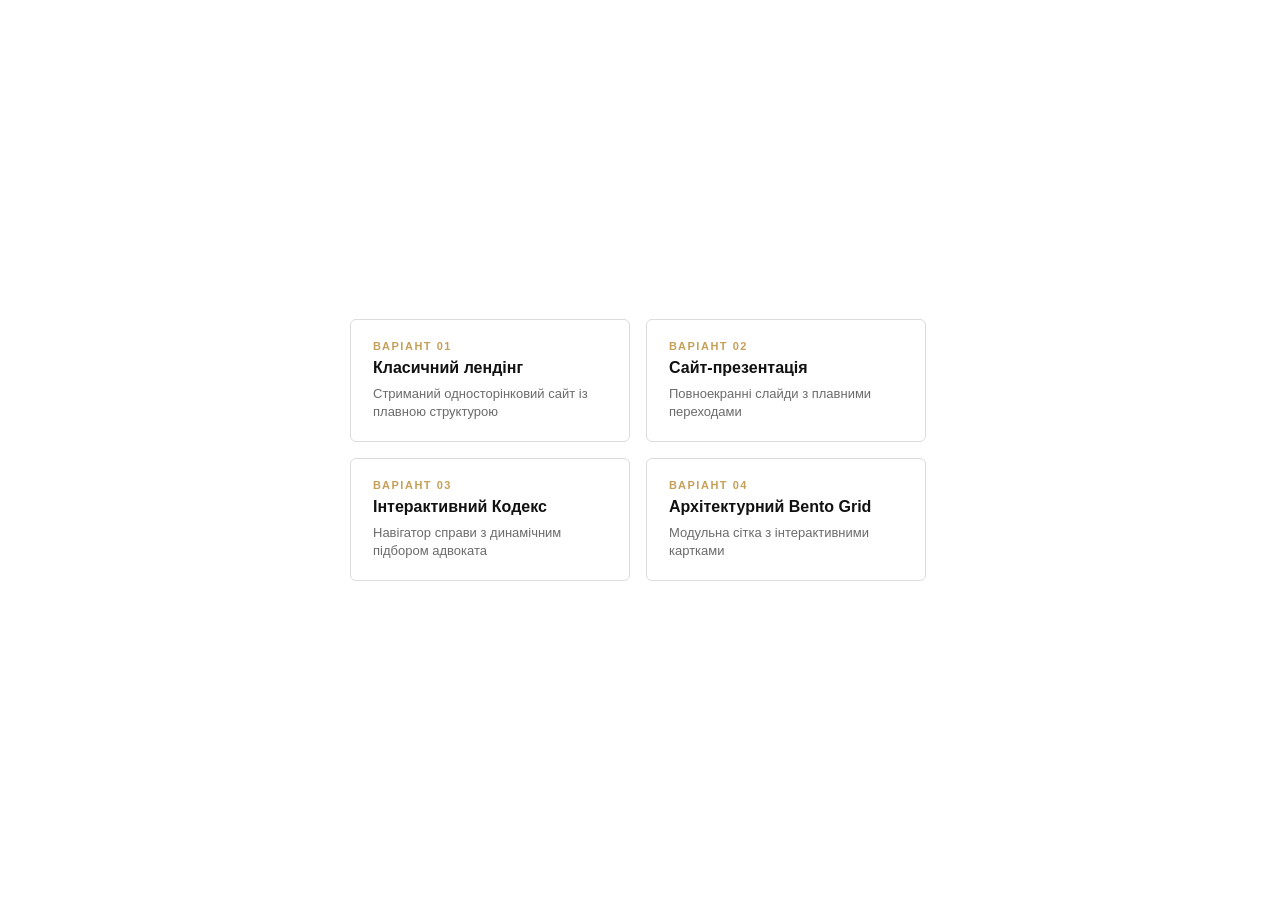
<file: index.html>
<!DOCTYPE html>
<html lang="uk">
<head>
  <meta charset="UTF-8">
  <meta name="viewport" content="width=device-width, initial-scale=1.0">
  <title>Адвокати Лейб’юк — Вибір варіанту сайту</title>
  <style>
    *, *::before, *::after {
      box-sizing: border-box;
      margin: 0;
      padding: 0;
    }

    html, body {
      height: 100%;
      width: 100%;
      background-color: #FFFFFF;
      color: #111111;
      font-family: -apple-system, BlinkMacSystemFont, "Segoe UI", Roboto, Inter, sans-serif;
      -webkit-font-smoothing: antialiased;
    }

    body.demo-open {
      overflow: hidden;
    }

    .hub {
      min-height: 100%;
      display: flex;
      align-items: center;
      justify-content: center;
      padding: 24px;
    }

    .hub-grid {
      display: grid;
      grid-template-columns: repeat(2, minmax(220px, 280px));
      gap: 16px;
      width: 100%;
      max-width: 580px;
    }

    .demo-btn {
      appearance: none;
      background: #FFFFFF;
      color: #111111;
      border: 1px solid #DCDCDC;
      border-radius: 6px;
      padding: 20px 22px;
      text-align: left;
      cursor: pointer;
      display: flex;
      flex-direction: column;
      gap: 6px;
      transition: border-color 0.2s ease, background-color 0.2s ease, transform 0.2s ease, box-shadow 0.2s ease;
    }

    .demo-btn:hover {
      border-color: #C5A059;
      background-color: #FAF7F2;
      transform: translateY(-2px);
      box-shadow: 0 8px 24px rgba(17, 17, 17, 0.06);
    }

    .demo-btn:focus-visible {
      outline: 2px solid #C5A059;
      outline-offset: 2px;
    }

    .demo-num {
      font-size: 11px;
      letter-spacing: 0.14em;
      text-transform: uppercase;
      color: #C5A059;
      font-weight: 600;
    }

    .demo-title {
      font-size: 16px;
      font-weight: 600;
      color: #111111;
      line-height: 1.3;
    }

    .demo-desc {
      font-size: 13px;
      color: #6B6B6B;
      line-height: 1.4;
    }

    #demo-frame {
      position: fixed;
      inset: 0;
      width: 100%;
      height: 100%;
      border: 0;
      display: none;
      background: #FAF7F2;
      z-index: 1000;
    }

    #demo-frame.active {
      display: block;
    }

    @media (max-width: 540px) {
      .hub-grid {
        grid-template-columns: 1fr;
        max-width: 340px;
      }
    }
  </style>
</head>
<body>
  <main class="hub" id="hub">
    <div class="hub-grid" role="group" aria-label="Вибір варіанту сайту-візитівки">
      <button type="button" class="demo-btn" data-src="demo-1/index.html">
        <span class="demo-num">Варіант 01</span>
        <span class="demo-title">Класичний лендінг</span>
        <span class="demo-desc">Стриманий односторінковий сайт із плавною структурою</span>
      </button>
      <button type="button" class="demo-btn" data-src="demo-2/index.html">
        <span class="demo-num">Варіант 02</span>
        <span class="demo-title">Сайт-презентація</span>
        <span class="demo-desc">Повноекранні слайди з плавними переходами</span>
      </button>
      <button type="button" class="demo-btn" data-src="demo-3/index.html">
        <span class="demo-num">Варіант 03</span>
        <span class="demo-title">Інтерактивний Кодекс</span>
        <span class="demo-desc">Навігатор справи з динамічним підбором адвоката</span>
      </button>
      <button type="button" class="demo-btn" data-src="demo-4/index.html">
        <span class="demo-num">Варіант 04</span>
        <span class="demo-title">Архітектурний Bento Grid</span>
        <span class="demo-desc">Модульна сітка з інтерактивними картками</span>
      </button>
    </div>
  </main>

  <iframe id="demo-frame" title="Перегляд демо-сайту"></iframe>

  <script>
    (function () {
      const frame = document.getElementById('demo-frame');
      const buttons = document.querySelectorAll('.demo-btn');

      function openDemo(src) {
        frame.src = src;
        frame.classList.add('active');
        document.body.classList.add('demo-open');
      }

      function closeDemo() {
        frame.classList.remove('active');
        frame.removeAttribute('src');
        document.body.classList.remove('demo-open');
      }

      window.closeDemo = closeDemo;

      buttons.forEach(function (btn) {
        btn.addEventListener('click', function () {
          openDemo(btn.getAttribute('data-src'));
        });
      });

      window.addEventListener('message', function (event) {
        if (event.data === 'EXIT_DEMO' || (event.data && event.data.type === 'EXIT_DEMO')) {
          closeDemo();
        }
      });

      window.addEventListener('keydown', function (event) {
        if (event.key === 'Escape' && frame.classList.contains('active')) {
          closeDemo();
        }
      });
    })();
  </script>
</body>
</html>
</file>
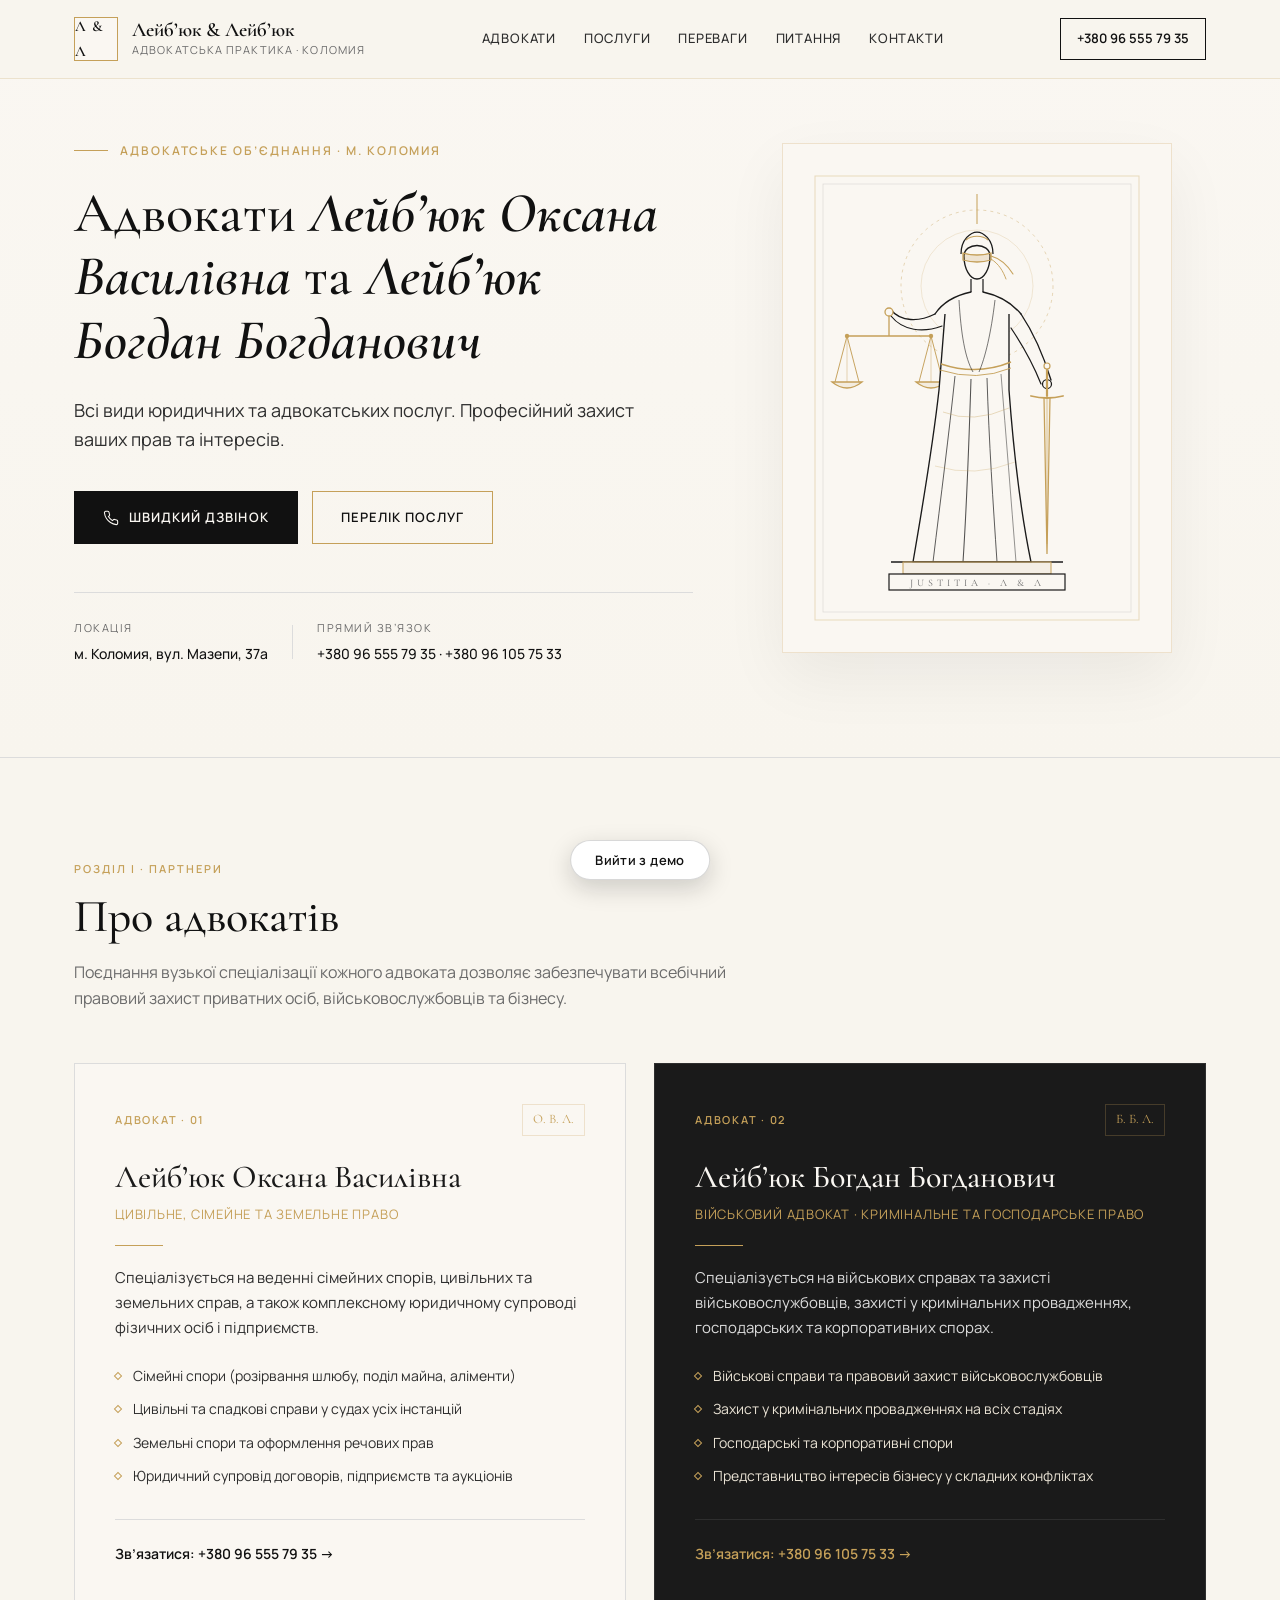
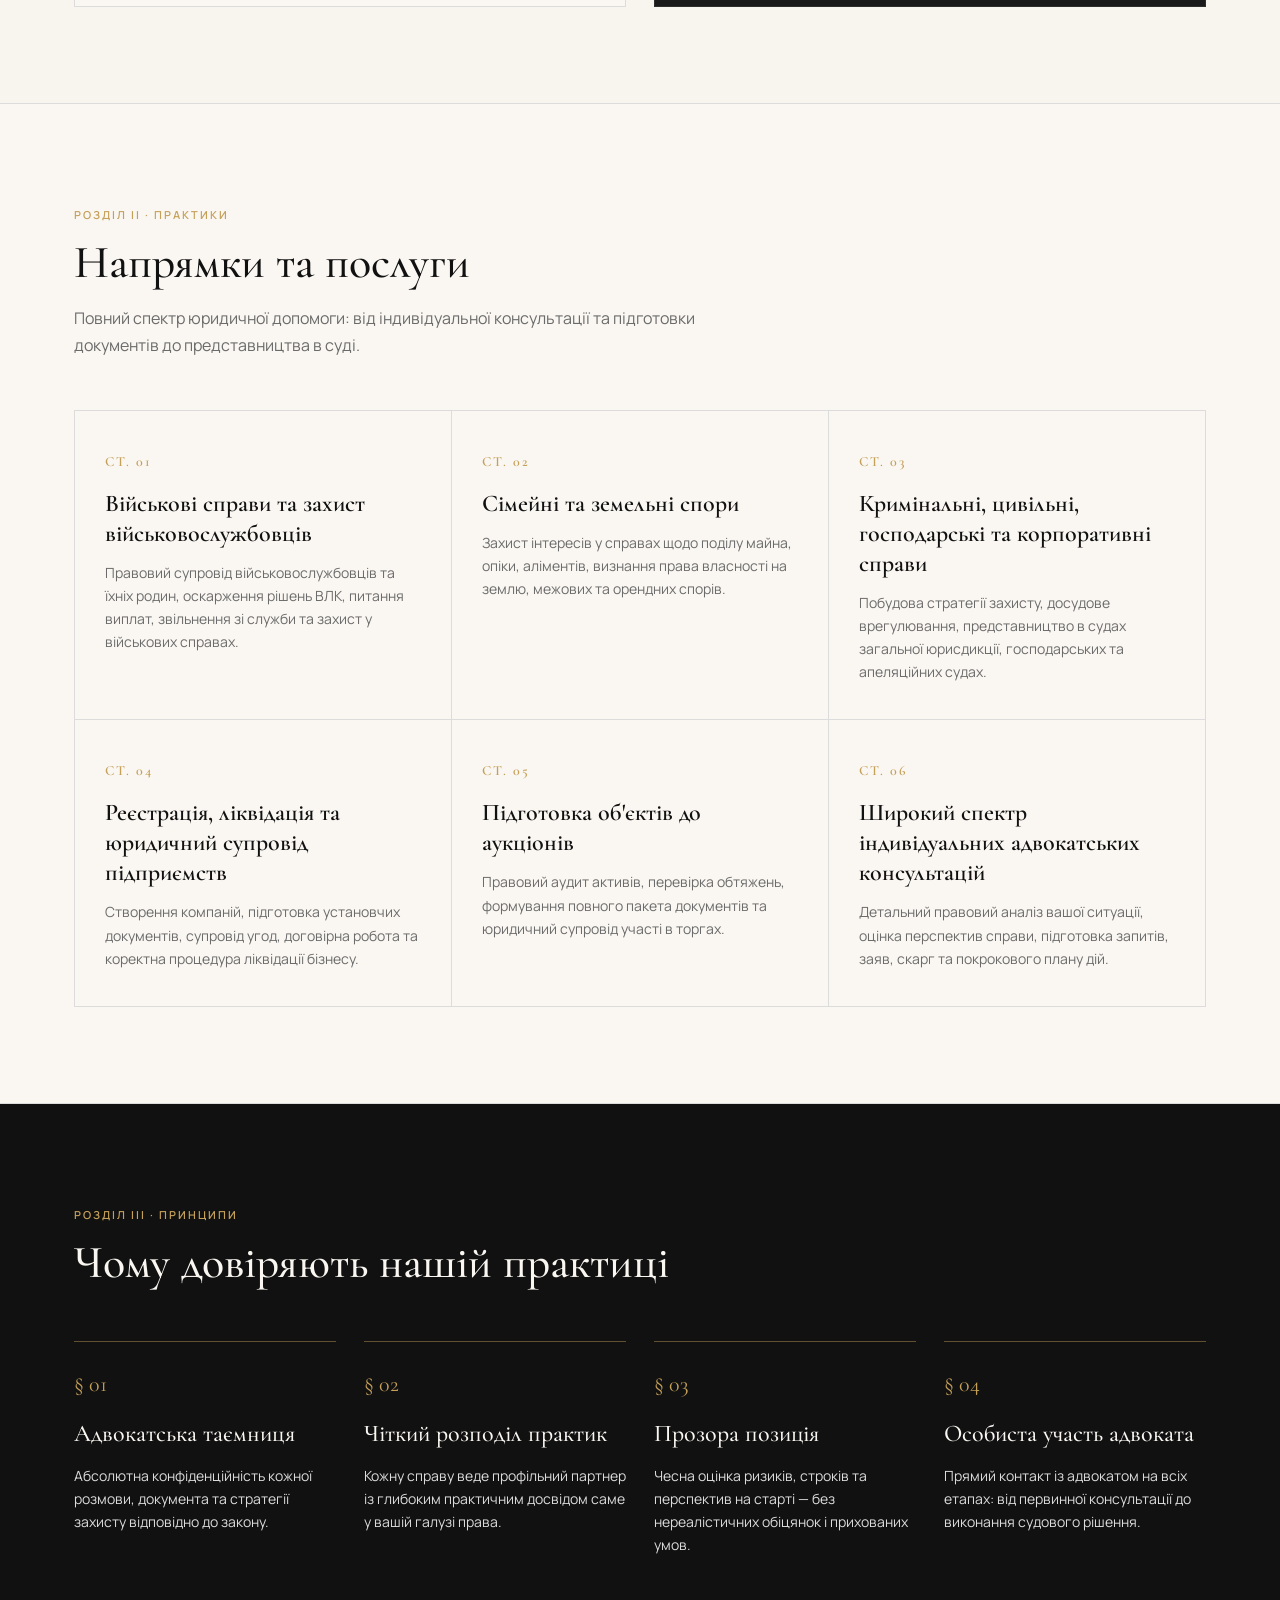
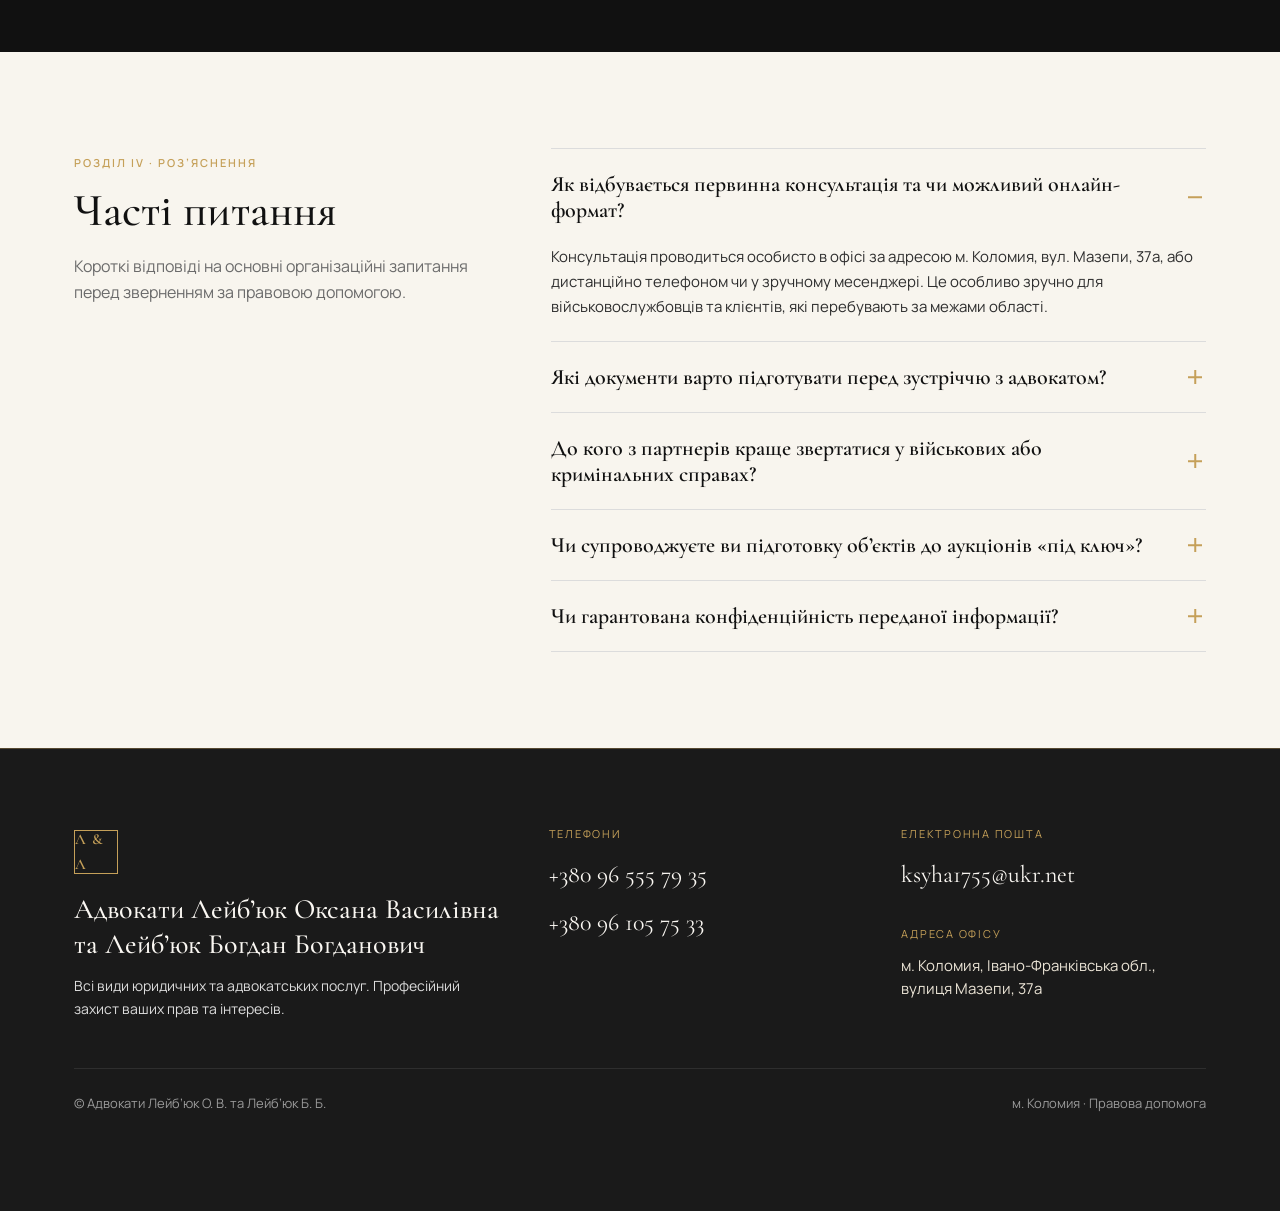
<file: demo-1/index.html>
<!DOCTYPE html>
<html lang="uk">
<head>
  <meta charset="UTF-8">
  <meta name="viewport" content="width=device-width, initial-scale=1.0">
  <title>Адвокати Лейб’юк Оксана Василівна та Лейб’юк Богдан Богданович</title>
  <link rel="preconnect" href="https://fonts.googleapis.com">
  <link rel="preconnect" href="https://fonts.gstatic.com" crossorigin>
  <link href="https://fonts.googleapis.com/css2?family=Cormorant+Garamond:ital,wght@0,400;0,500;0,600;0,700;1,400;1,600&family=Manrope:wght@300;400;500;600&display=swap" rel="stylesheet">
  <link rel="stylesheet" href="style.css">
</head>
<body>
  <header class="site-header" id="site-header">
    <div class="container header-inner">
      <a href="#hero" class="brand" aria-label="На початок сторінки">
        <span class="monogram" aria-hidden="true">Л &amp; Л</span>
        <span class="brand-text">
          <span class="brand-name">Лейб’юк &amp; Лейб’юк</span>
          <span class="brand-sub">Адвокатська практика · Коломия</span>
        </span>
      </a>

      <nav class="main-nav" id="main-nav" aria-label="Основна навігація">
        <a href="#partners">Адвокати</a>
        <a href="#services">Послуги</a>
        <a href="#advantages">Переваги</a>
        <a href="#faq">Питання</a>
        <a href="#contacts">Контакти</a>
      </nav>

      <div class="header-actions">
        <a href="tel:+380965557935" class="header-phone">+380 96 555 79 35</a>
        <button type="button" class="menu-toggle" id="menu-toggle" aria-label="Відкрити меню" aria-expanded="false" aria-controls="main-nav">
          <span></span>
          <span></span>
        </button>
      </div>
    </div>
  </header>

  <main>
    <!-- HERO -->
    <section class="hero" id="hero">
      <div class="container hero-grid">
        <div class="hero-content">
          <div class="eyebrow">
            <span class="eyebrow-line"></span>
            <span>Адвокатське об’єднання · м. Коломия</span>
          </div>
          <h1 class="hero-title">
            Адвокати <em>Лейб’юк Оксана Василівна</em> та <em>Лейб’юк Богдан Богданович</em>
          </h1>
          <p class="hero-slogan">
            Всі види юридичних та адвокатських послуг. Професійний захист ваших прав та інтересів.
          </p>

          <div class="hero-cta">
            <a href="tel:+380965557935" class="btn btn-primary">
              <svg width="16" height="16" viewBox="0 0 24 24" fill="none" stroke="currentColor" stroke-width="1.6" aria-hidden="true">
                <path d="M22 16.92v3a2 2 0 0 1-2.18 2 19.79 19.79 0 0 1-8.63-3.07 19.5 19.5 0 0 1-6-6 19.79 19.79 0 0 1-3.07-8.67A2 2 0 0 1 4.11 2h3a2 2 0 0 1 2 1.72 12.84 12.84 0 0 0 .7 2.81 2 2 0 0 1-.45 2.11L8.09 9.91a16 16 0 0 0 6 6l1.27-1.27a2 2 0 0 1 2.11-.45 12.84 12.84 0 0 0 2.81.7A2 2 0 0 1 22 16.92z"/>
              </svg>
              Швидкий дзвінок
            </a>
            <a href="#services" class="btn btn-outline">Перелік послуг</a>
          </div>

          <div class="hero-meta">
            <div class="meta-item">
              <span class="meta-label">Локація</span>
              <span class="meta-value">м. Коломия, вул. Мазепи, 37а</span>
            </div>
            <div class="meta-divider"></div>
            <div class="meta-item">
              <span class="meta-label">Прямий зв’язок</span>
              <span class="meta-value">+380 96 555 79 35 · +380 96 105 75 33</span>
            </div>
          </div>
        </div>

        <div class="hero-visual" aria-hidden="true">
          <div class="themis-frame">
            <svg class="themis-svg" viewBox="0 0 360 480" fill="none" xmlns="http://www.w3.org/2000/svg">
              <!-- Outer architectural frame & halo -->
              <rect x="18" y="18" width="324" height="444" stroke="#C5A059" stroke-opacity="0.35" stroke-width="1"/>
              <rect x="26" y="26" width="308" height="428" stroke="#1A1A1A" stroke-opacity="0.12" stroke-width="0.75"/>
              <circle cx="180" cy="128" r="76" stroke="#C5A059" stroke-opacity="0.45" stroke-width="0.9" stroke-dasharray="3 4"/>
              <circle cx="180" cy="128" r="56" stroke="#C5A059" stroke-opacity="0.28" stroke-width="0.75"/>

              <!-- Subtle vertical axis -->
              <line x1="180" y1="36" x2="180" y2="66" stroke="#C5A059" stroke-width="1"/>

              <!-- Themis Head & Classical Hair -->
              <path d="M167 98 C167 84 193 84 193 98 C193 111 187 121 180 121 C173 121 167 111 167 98 Z" stroke="#1A1A1A" stroke-width="1.35" fill="#FAF7F2"/>
              <!-- Hair crown & laurel -->
              <path d="M164 96 C164 81 174 74 180 74 C186 74 196 81 196 96" stroke="#1A1A1A" stroke-width="1.25"/>
              <path d="M169 82 C174 77 186 77 191 82" stroke="#C5A059" stroke-width="1.2"/>
              <!-- Blindfold (band & trailing ribbons) -->
              <path d="M166 95 Q180 99 194 95 L194 102 Q180 106 166 102 Z" fill="#C5A059" fill-opacity="0.22" stroke="#C5A059" stroke-width="1.3"/>
              <path d="M194 98 C205 101 211 108 216 116" stroke="#C5A059" stroke-width="1.1" stroke-linecap="round"/>
              <path d="M194 101 C202 106 206 113 209 121" stroke="#C5A059" stroke-width="0.9" stroke-linecap="round"/>

              <!-- Neck & Shoulders -->
              <path d="M174 121 L174 134 M186 121 L186 134" stroke="#1A1A1A" stroke-width="1.2"/>
              <path d="M174 134 C160 137 146 144 138 156" stroke="#1A1A1A" stroke-width="1.35" stroke-linecap="round"/>
              <path d="M186 134 C200 137 214 144 224 156" stroke="#1A1A1A" stroke-width="1.35" stroke-linecap="round"/>

              <!-- Left Arm (raised holding Scales) -->
              <path d="M138 156 C122 164 104 164 94 152" stroke="#1A1A1A" stroke-width="1.35" stroke-linecap="round"/>
              <path d="M145 168 C126 175 106 173 94 158" stroke="#1A1A1A" stroke-width="1.2" stroke-linecap="round"/>

              <!-- Scales of Justice (Gold line-art) -->
              <circle cx="92" cy="154" r="4" stroke="#C5A059" stroke-width="1.3" fill="#FAF7F2"/>
              <line x1="92" y1="158" x2="92" y2="178" stroke="#C5A059" stroke-width="1.3"/>
              <line x1="50" y1="178" x2="134" y2="178" stroke="#C5A059" stroke-width="1.5" stroke-linecap="round"/>
              <circle cx="50" cy="178" r="2.2" fill="#C5A059"/>
              <circle cx="134" cy="178" r="2.2" fill="#C5A059"/>
              <!-- Left pan -->
              <line x1="50" y1="178" x2="38" y2="224" stroke="#C5A059" stroke-width="0.95"/>
              <line x1="50" y1="178" x2="62" y2="224" stroke="#C5A059" stroke-width="0.95"/>
              <line x1="50" y1="178" x2="50" y2="224" stroke="#C5A059" stroke-width="0.7" stroke-opacity="0.6"/>
              <path d="M35 224 Q50 236 65 224 Z" stroke="#C5A059" stroke-width="1.3" fill="#C5A059" fill-opacity="0.12"/>
              <!-- Right pan -->
              <line x1="134" y1="178" x2="122" y2="224" stroke="#C5A059" stroke-width="0.95"/>
              <line x1="134" y1="178" x2="146" y2="224" stroke="#C5A059" stroke-width="0.95"/>
              <line x1="134" y1="178" x2="134" y2="224" stroke="#C5A059" stroke-width="0.7" stroke-opacity="0.6"/>
              <path d="M119 224 Q134 236 149 224 Z" stroke="#C5A059" stroke-width="1.3" fill="#C5A059" fill-opacity="0.12"/>

              <!-- Right Arm (holding Sword) -->
              <path d="M224 156 C236 174 246 196 254 222" stroke="#1A1A1A" stroke-width="1.35" stroke-linecap="round"/>
              <path d="M214 170 C226 188 236 206 244 226" stroke="#1A1A1A" stroke-width="1.2" stroke-linecap="round"/>

              <!-- Classical Sword (Gold & Obsidian) -->
              <circle cx="250" cy="226" r="4.5" stroke="#1A1A1A" stroke-width="1.25" fill="#FAF7F2"/>
              <!-- Pommel & Grip -->
              <line x1="250" y1="210" x2="250" y2="238" stroke="#C5A059" stroke-width="2.2" stroke-linecap="round"/>
              <circle cx="250" cy="208" r="3" stroke="#C5A059" stroke-width="1.2" fill="#FAF7F2"/>
              <!-- Crossguard -->
              <path d="M234 238 Q250 242 266 238" stroke="#C5A059" stroke-width="1.8" stroke-linecap="round"/>
              <!-- Blade -->
              <path d="M247 240 L250 396 L253 240" stroke="#C5A059" stroke-width="1.25" fill="#C5A059" fill-opacity="0.08"/>
              <line x1="250" y1="240" x2="250" y2="386" stroke="#C5A059" stroke-width="0.8" stroke-opacity="0.7"/>

              <!-- Classical Draped Torso & Robe (Engraving linework) -->
              <path d="M148 156 L142 232 C136 286 126 346 116 404 L234 404 C222 346 216 286 212 232 L212 156" stroke="#1A1A1A" stroke-width="1.35" fill="#FAF7F2"/>
              <!-- Sash / Waistband -->
              <path d="M144 206 Q180 218 214 204" stroke="#C5A059" stroke-width="1.4"/>
              <path d="M143 212 Q180 224 214 210" stroke="#C5A059" stroke-width="0.9"/>
              <!-- Robe drapery folds -->
              <path d="M162 142 C164 176 168 200 176 214" stroke="#1A1A1A" stroke-width="0.9" stroke-opacity="0.65"/>
              <path d="M198 142 C194 176 188 200 182 214" stroke="#1A1A1A" stroke-width="0.9" stroke-opacity="0.65"/>
              <path d="M158 218 C152 276 144 338 136 404" stroke="#1A1A1A" stroke-width="1" stroke-opacity="0.7"/>
              <path d="M174 221 C172 284 170 344 166 404" stroke="#1A1A1A" stroke-width="1.05" stroke-opacity="0.75"/>
              <path d="M190 220 C192 284 196 344 200 404" stroke="#1A1A1A" stroke-width="1" stroke-opacity="0.7"/>
              <path d="M204 216 C209 278 214 340 219 404" stroke="#1A1A1A" stroke-width="0.85" stroke-opacity="0.55"/>
              <!-- Engraving diagonal shading lines -->
              <path d="M146 254 Q176 266 212 250" stroke="#C5A059" stroke-width="0.8" stroke-opacity="0.45"/>
              <path d="M138 308 Q178 320 218 304" stroke="#C5A059" stroke-width="0.8" stroke-opacity="0.35"/>

              <!-- Classical Pedestal -->
              <line x1="94" y1="404" x2="266" y2="404" stroke="#1A1A1A" stroke-width="1.4"/>
              <rect x="106" y="404" width="148" height="12" stroke="#C5A059" stroke-width="1" fill="#EAE3D5" fill-opacity="0.45"/>
              <rect x="92" y="416" width="176" height="16" stroke="#1A1A1A" stroke-width="1.2" fill="#FAF7F2"/>
              <text x="180" y="428" text-anchor="middle" font-family="Cormorant Garamond, Georgia, serif" font-size="10" letter-spacing="4" fill="#6B6B6B">JUSTITIA · Л &amp; Л</text>
            </svg>
          </div>
        </div>
      </div>
    </section>

    <!-- ABOUT / PARTNERS -->
    <section class="section section-partners" id="partners">
      <div class="container">
        <div class="section-head">
          <span class="section-code">РОЗДІЛ I · ПАРТНЕРИ</span>
          <h2 class="section-title">Про адвокатів</h2>
          <p class="section-lead">
            Поєднання вузької спеціалізації кожного адвоката дозволяє забезпечувати всебічний правовий захист приватних осіб, військовослужбовців та бізнесу.
          </p>
        </div>

        <div class="partners-grid">
          <article class="partner-card">
            <div class="partner-top">
              <span class="partner-index">АДВОКАТ · 01</span>
              <span class="partner-seal">О. В. Л.</span>
            </div>
            <h3 class="partner-name">Лейб’юк Оксана Василівна</h3>
            <p class="partner-role">Цивільне, сімейне та земельне право</p>
            <div class="gold-rule"></div>
            <p class="partner-desc">
              Спеціалізується на веденні сімейних спорів, цивільних та земельних справ, а також комплексному юридичному супроводі фізичних осіб і підприємств.
            </p>
            <ul class="partner-list">
              <li>Сімейні спори (розірвання шлюбу, поділ майна, аліменти)</li>
              <li>Цивільні та спадкові справи у судах усіх інстанцій</li>
              <li>Земельні спори та оформлення речових прав</li>
              <li>Юридичний супровід договорів, підприємств та аукціонів</li>
            </ul>
            <div class="partner-footer">
              <a href="tel:+380965557935" class="partner-link">Зв’язатися: +380 96 555 79 35 →</a>
            </div>
          </article>

          <article class="partner-card partner-card-dark">
            <div class="partner-top">
              <span class="partner-index">АДВОКАТ · 02</span>
              <span class="partner-seal">Б. Б. Л.</span>
            </div>
            <h3 class="partner-name">Лейб’юк Богдан Богданович</h3>
            <p class="partner-role">Військовий адвокат · Кримінальне та господарське право</p>
            <div class="gold-rule"></div>
            <p class="partner-desc">
              Спеціалізується на військових справах та захисті військовослужбовців, захисті у кримінальних провадженнях, господарських та корпоративних спорах.
            </p>
            <ul class="partner-list">
              <li>Військові справи та правовий захист військовослужбовців</li>
              <li>Захист у кримінальних провадженнях на всіх стадіях</li>
              <li>Господарські та корпоративні спори</li>
              <li>Представництво інтересів бізнесу у складних конфліктах</li>
            </ul>
            <div class="partner-footer">
              <a href="tel:+380961057533" class="partner-link">Зв’язатися: +380 96 105 75 33 →</a>
            </div>
          </article>
        </div>
      </div>
    </section>

    <!-- SERVICES -->
    <section class="section section-services" id="services">
      <div class="container">
        <div class="section-head">
          <span class="section-code">РОЗДІЛ II · ПРАКТИКИ</span>
          <h2 class="section-title">Напрямки та послуги</h2>
          <p class="section-lead">
            Повний спектр юридичної допомоги: від індивідуальної консультації та підготовки документів до представництва в суді.
          </p>
        </div>

        <div class="services-grid">
          <article class="service-card">
            <span class="service-article">СТ. 01</span>
            <h3>Військові справи та захист військовослужбовців</h3>
            <p>Правовий супровід військовослужбовців та їхніх родин, оскарження рішень ВЛК, питання виплат, звільнення зі служби та захист у військових справах.</p>
          </article>

          <article class="service-card">
            <span class="service-article">СТ. 02</span>
            <h3>Сімейні та земельні спори</h3>
            <p>Захист інтересів у справах щодо поділу майна, опіки, аліментів, визнання права власності на землю, межових та орендних спорів.</p>
          </article>

          <article class="service-card">
            <span class="service-article">СТ. 03</span>
            <h3>Кримінальні, цивільні, господарські та корпоративні справи</h3>
            <p>Побудова стратегії захисту, досудове врегулювання, представництво в судах загальної юрисдикції, господарських та апеляційних судах.</p>
          </article>

          <article class="service-card">
            <span class="service-article">СТ. 04</span>
            <h3>Реєстрація, ліквідація та юридичний супровід підприємств</h3>
            <p>Створення компаній, підготовка установчих документів, супровід угод, договірна робота та коректна процедура ліквідації бізнесу.</p>
          </article>

          <article class="service-card">
            <span class="service-article">СТ. 05</span>
            <h3>Підготовка об'єктів до аукціонів</h3>
            <p>Правовий аудит активів, перевірка обтяжень, формування повного пакета документів та юридичний супровід участі в торгах.</p>
          </article>

          <article class="service-card">
            <span class="service-article">СТ. 06</span>
            <h3>Широкий спектр індивідуальних адвокатських консультацій</h3>
            <p>Детальний правовий аналіз вашої ситуації, оцінка перспектив справи, підготовка запитів, заяв, скарг та покрокового плану дій.</p>
          </article>
        </div>
      </div>
    </section>

    <!-- ADVANTAGES -->
    <section class="section section-advantages" id="advantages">
      <div class="container">
        <div class="section-head section-head-light">
          <span class="section-code">РОЗДІЛ III · ПРИНЦИПИ</span>
          <h2 class="section-title">Чому довіряють нашій практиці</h2>
        </div>

        <div class="advantages-grid">
          <div class="adv-item">
            <span class="adv-num">§ 01</span>
            <h3>Адвокатська таємниця</h3>
            <p>Абсолютна конфіденційність кожної розмови, документа та стратегії захисту відповідно до закону.</p>
          </div>
          <div class="adv-item">
            <span class="adv-num">§ 02</span>
            <h3>Чіткий розподіл практик</h3>
            <p>Кожну справу веде профільний партнер із глибоким практичним досвідом саме у вашій галузі права.</p>
          </div>
          <div class="adv-item">
            <span class="adv-num">§ 03</span>
            <h3>Прозора позиція</h3>
            <p>Чесна оцінка ризиків, строків та перспектив на старті — без нереалістичних обіцянок і прихованих умов.</p>
          </div>
          <div class="adv-item">
            <span class="adv-num">§ 04</span>
            <h3>Особиста участь адвоката</h3>
            <p>Прямий контакт із адвокатом на всіх етапах: від первинної консультації до виконання судового рішення.</p>
          </div>
        </div>
      </div>
    </section>

    <!-- FAQ -->
    <section class="section section-faq" id="faq">
      <div class="container faq-layout">
        <div class="faq-intro">
          <span class="section-code">РОЗДІЛ IV · РОЗ’ЯСНЕННЯ</span>
          <h2 class="section-title">Часті питання</h2>
          <p class="section-lead">
            Короткі відповіді на основні організаційні запитання перед зверненням за правовою допомогою.
          </p>
        </div>

        <div class="faq-list" id="faq-list">
          <div class="faq-item is-open">
            <button type="button" class="faq-trigger" aria-expanded="true">
              <span>Як відбувається первинна консультація та чи можливий онлайн-формат?</span>
              <span class="faq-icon" aria-hidden="true"></span>
            </button>
            <div class="faq-panel">
              <div class="faq-panel-inner">
                Консультація проводиться особисто в офісі за адресою м. Коломия, вул. Мазепи, 37а, або дистанційно телефоном чи у зручному месенджері. Це особливо зручно для військовослужбовців та клієнтів, які перебувають за межами області.
              </div>
            </div>
          </div>

          <div class="faq-item">
            <button type="button" class="faq-trigger" aria-expanded="false">
              <span>Які документи варто підготувати перед зустріччю з адвокатом?</span>
              <span class="faq-icon" aria-hidden="true"></span>
            </button>
            <div class="faq-panel">
              <div class="faq-panel-inner">
                Бажано мати копії або фото всіх документів, що стосуються справи: договорів, рішень органів влади, повісток, довідок ВЛК, судових ухвал чи листування. Якщо частина документів відсутня, адвокат допоможе витребувати їх через адвокатський запит.
              </div>
            </div>
          </div>

          <div class="faq-item">
            <button type="button" class="faq-trigger" aria-expanded="false">
              <span>До кого з партнерів краще звертатися у військових або кримінальних справах?</span>
              <span class="faq-icon" aria-hidden="true"></span>
            </button>
            <div class="faq-panel">
              <div class="faq-panel-inner">
                Військові справи, захист військовослужбовців, кримінальні, господарські та корпоративні спори веде Лейб’юк Богдан Богданович. Сімейні, цивільні, земельні спори та юридичний супровід — Лейб’юк Оксана Василівна. За потреби партнери працюють над складним кейсом спільно.
              </div>
            </div>
          </div>

          <div class="faq-item">
            <button type="button" class="faq-trigger" aria-expanded="false">
              <span>Чи супроводжуєте ви підготовку об’єктів до аукціонів «під ключ»?</span>
              <span class="faq-icon" aria-hidden="true"></span>
            </button>
            <div class="faq-panel">
              <div class="faq-panel-inner">
                Так. Ми проводимо повну юридичну перевірку об’єкта, перевіряємо наявність арештів чи спорів, готуємо документи для допуску до торгів та супроводжуємо оформлення права власності після перемоги в аукціоні.
              </div>
            </div>
          </div>

          <div class="faq-item">
            <button type="button" class="faq-trigger" aria-expanded="false">
              <span>Чи гарантована конфіденційність переданої інформації?</span>
              <span class="faq-icon" aria-hidden="true"></span>
            </button>
            <div class="faq-panel">
              <div class="faq-panel-inner">
                Так. Уся інформація, яку ви повідомляєте адвокату навіть на етапі першої консультації, захищена адвокатською таємницею відповідно до Закону України «Про адвокатуру та адвокатську діяльність».
              </div>
            </div>
          </div>
        </div>
      </div>
    </section>
  </main>

  <!-- FOOTER / CONTACTS -->
  <footer class="site-footer" id="contacts">
    <div class="container">
      <div class="footer-grid">
        <div class="footer-brand">
          <div class="monogram monogram-light">Л &amp; Л</div>
          <h2 class="footer-heading">Адвокати Лейб’юк Оксана Василівна та Лейб’юк Богдан Богданович</h2>
          <p class="footer-tagline">
            Всі види юридичних та адвокатських послуг. Професійний захист ваших прав та інтересів.
          </p>
        </div>

        <div class="footer-col">
          <span class="footer-label">Телефони</span>
          <a href="tel:+380965557935" class="footer-contact">+380 96 555 79 35</a>
          <a href="tel:+380961057533" class="footer-contact">+380 96 105 75 33</a>
        </div>

        <div class="footer-col">
          <span class="footer-label">Електронна пошта</span>
          <a href="mailto:ksyha1755@ukr.net" class="footer-contact">ksyha1755@ukr.net</a>

          <span class="footer-label footer-label-spaced">Адреса офісу</span>
          <p class="footer-address">м. Коломия, Івано-Франківська обл., вулиця Мазепи, 37а</p>
        </div>
      </div>

      <div class="footer-bottom">
        <span>© Адвокати Лейб’юк О. В. та Лейб’юк Б. Б.</span>
        <span>м. Коломия · Правова допомога</span>
      </div>
    </div>
  </footer>

  <button type="button" class="exit-demo-btn" id="exit-demo-btn">Вийти з демо</button>

  <script src="script.js"></script>
</body>
</html>
</file>
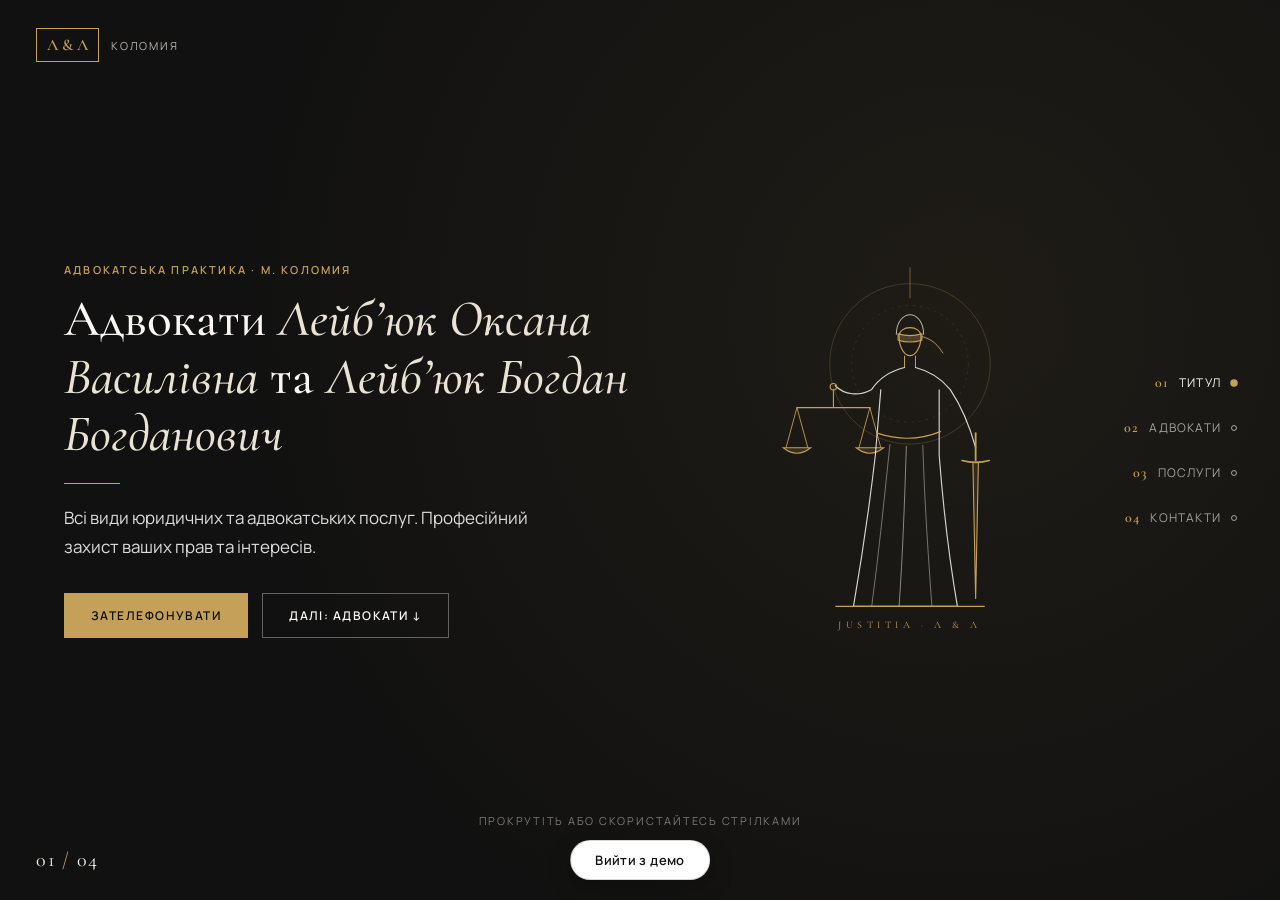
<file: demo-2/index.html>
<!DOCTYPE html>
<html lang="uk">
<head>
  <meta charset="UTF-8">
  <meta name="viewport" content="width=device-width, initial-scale=1.0">
  <title>Презентація — Адвокати Лейб’юк Оксана Василівна та Лейб’юк Богдан Богданович</title>
  <link rel="preconnect" href="https://fonts.googleapis.com">
  <link rel="preconnect" href="https://fonts.gstatic.com" crossorigin>
  <link href="https://fonts.googleapis.com/css2?family=Cormorant+Garamond:ital,wght@0,400;0,500;0,600;0,700;1,400&family=Manrope:wght@300;400;500;600&display=swap" rel="stylesheet">
  <link rel="stylesheet" href="style.css">
</head>
<body data-theme="dark">
  <!-- Minimal Top Monogram -->
  <div class="corner-brand" aria-hidden="true">
    <span class="corner-monogram">Л &amp; Л</span>
    <span class="corner-city">Коломия</span>
  </div>

  <!-- Slide Counter -->
  <div class="slide-counter" aria-live="polite">
    <span id="current-num">01</span>
    <span class="counter-sep">/</span>
    <span>04</span>
  </div>

  <!-- Side Anchor Navigation (compact top bar on mobile) -->
  <nav class="slide-nav" aria-label="Навігація по слайдах">
    <a href="#slide-1" class="slide-link is-active" data-slide="0">
      <span class="link-num">01</span>
      <span class="link-label">Титул</span>
      <span class="link-dot" aria-hidden="true"></span>
    </a>
    <a href="#slide-2" class="slide-link" data-slide="1">
      <span class="link-num">02</span>
      <span class="link-label">Адвокати</span>
      <span class="link-dot" aria-hidden="true"></span>
    </a>
    <a href="#slide-3" class="slide-link" data-slide="2">
      <span class="link-num">03</span>
      <span class="link-label">Послуги</span>
      <span class="link-dot" aria-hidden="true"></span>
    </a>
    <a href="#slide-4" class="slide-link" data-slide="3">
      <span class="link-num">04</span>
      <span class="link-label">Контакти</span>
      <span class="link-dot" aria-hidden="true"></span>
    </a>
  </nav>

  <!-- Deck Container -->
  <main class="deck" id="deck">
    <!-- SLIDE 1: TITLE & THEMIS -->
    <section class="slide slide-dark is-active" id="slide-1" data-theme="dark" aria-label="Титульний екран">
      <div class="slide-inner hero-slide">
        <div class="hero-copy">
          <p class="slide-eyebrow">АДВОКАТСЬКА ПРАКТИКА · М. КОЛОМИЯ</p>
          <h1 class="hero-title">
            Адвокати <em>Лейб’юк Оксана Василівна</em> та <em>Лейб’юк Богдан Богданович</em>
          </h1>
          <div class="gold-line"></div>
          <p class="hero-slogan">
            Всі види юридичних та адвокатських послуг. Професійний захист ваших прав та інтересів.
          </p>
          <div class="hero-actions">
            <a href="tel:+380965557935" class="action-btn action-gold">Зателефонувати</a>
            <button type="button" class="action-btn action-ghost" id="next-slide-btn">Далі: Адвокати ↓</button>
          </div>
        </div>

        <div class="hero-themis" aria-hidden="true">
          <svg viewBox="0 0 340 440" fill="none" xmlns="http://www.w3.org/2000/svg" class="themis-art">
            <circle cx="170" cy="126" r="88" stroke="#C5A059" stroke-opacity="0.28" stroke-width="0.9"/>
            <circle cx="170" cy="126" r="64" stroke="#C5A059" stroke-opacity="0.18" stroke-width="0.75" stroke-dasharray="3 5"/>
            <line x1="170" y1="20" x2="170" y2="54" stroke="#C5A059" stroke-opacity="0.55" stroke-width="1"/>

            <!-- Head & Blindfold -->
            <path d="M158 96 C158 83 182 83 182 96 C182 108 176 117 170 117 C164 117 158 108 158 96 Z" stroke="#C5A059" stroke-width="1.3"/>
            <path d="M155 94 C155 78 164 72 170 72 C176 72 185 78 185 94" stroke="#FAF7F2" stroke-opacity="0.7" stroke-width="1.1"/>
            <path d="M157 93 Q170 97 183 93 L183 100 Q170 104 157 100 Z" fill="#C5A059" fill-opacity="0.28" stroke="#C5A059" stroke-width="1.2"/>
            <path d="M183 96 C195 99 201 106 206 114" stroke="#C5A059" stroke-width="1" stroke-linecap="round"/>

            <!-- Shoulders & Arms -->
            <path d="M164 117 L164 130 M176 117 L176 130" stroke="#C5A059" stroke-width="1.1"/>
            <path d="M164 130 C148 134 136 142 128 154 C114 162 98 160 88 150" stroke="#FAF7F2" stroke-opacity="0.85" stroke-width="1.25" stroke-linecap="round"/>
            <path d="M176 130 C192 134 204 142 214 154 C226 172 236 196 242 218" stroke="#FAF7F2" stroke-opacity="0.85" stroke-width="1.25" stroke-linecap="round"/>

            <!-- Scales -->
            <circle cx="86" cy="151" r="3.5" stroke="#C5A059" stroke-width="1.3"/>
            <line x1="86" y1="155" x2="86" y2="174" stroke="#C5A059" stroke-width="1.2"/>
            <line x1="46" y1="174" x2="126" y2="174" stroke="#C5A059" stroke-width="1.5" stroke-linecap="round"/>
            <line x1="46" y1="174" x2="34" y2="218" stroke="#C5A059" stroke-width="0.95"/>
            <line x1="46" y1="174" x2="58" y2="218" stroke="#C5A059" stroke-width="0.95"/>
            <path d="M31 218 Q46 230 61 218 Z" stroke="#C5A059" stroke-width="1.2" fill="#C5A059" fill-opacity="0.16"/>
            <line x1="126" y1="174" x2="114" y2="218" stroke="#C5A059" stroke-width="0.95"/>
            <line x1="126" y1="174" x2="138" y2="218" stroke="#C5A059" stroke-width="0.95"/>
            <path d="M111 218 Q126 230 141 218 Z" stroke="#C5A059" stroke-width="1.2" fill="#C5A059" fill-opacity="0.16"/>

            <!-- Sword -->
            <line x1="242" y1="202" x2="242" y2="232" stroke="#C5A059" stroke-width="2" stroke-linecap="round"/>
            <path d="M227 232 Q242 236 257 232" stroke="#C5A059" stroke-width="1.7" stroke-linecap="round"/>
            <path d="M239 234 L242 384 L245 234" stroke="#C5A059" stroke-width="1.2" fill="#C5A059" fill-opacity="0.12"/>

            <!-- Robe -->
            <path d="M138 154 L132 226 C126 278 118 334 108 392 L222 392 C212 334 206 278 202 226 L202 154" stroke="#FAF7F2" stroke-opacity="0.85" stroke-width="1.25"/>
            <path d="M134 202 Q170 214 204 200" stroke="#C5A059" stroke-width="1.3"/>
            <path d="M148 214 C142 272 136 332 128 392" stroke="#FAF7F2" stroke-opacity="0.45" stroke-width="1"/>
            <path d="M166 216 C164 278 162 336 158 392" stroke="#FAF7F2" stroke-opacity="0.55" stroke-width="1"/>
            <path d="M184 215 C186 278 190 336 194 392" stroke="#FAF7F2" stroke-opacity="0.45" stroke-width="1"/>
            <line x1="88" y1="392" x2="252" y2="392" stroke="#C5A059" stroke-width="1.3"/>
            <text x="170" y="416" text-anchor="middle" font-family="Cormorant Garamond, Georgia, serif" font-size="11" letter-spacing="5" fill="#C5A059">JUSTITIA · Л &amp; Л</text>
          </svg>
        </div>
      </div>

      <div class="scroll-hint" aria-hidden="true">
        <span>Прокрутіть або скористайтесь стрілками</span>
      </div>
    </section>

    <!-- SLIDE 2: PARTNERS -->
    <section class="slide slide-light" id="slide-2" data-theme="light" aria-label="Адвокати та спеціалізація">
      <div class="slide-inner">
        <div class="slide-header">
          <p class="slide-eyebrow">СЛАЙД 02 · ПАРТНЕРИ</p>
          <h2 class="slide-title">Адвокати та їхній фокус роботи</h2>
        </div>

        <div class="partners-split">
          <article class="partner-panel">
            <div class="panel-meta">
              <span>ПАРТНЕР 01</span>
              <span class="panel-tag">Цивільне · Сімейне · Земельне</span>
            </div>
            <h3>Лейб’юк Оксана Василівна</h3>
            <div class="gold-line"></div>
            <p class="panel-text">
              Сімейні спори, цивільні та земельні справи, комплексний юридичний супровід фізичних осіб і бізнесу.
            </p>
            <ul class="panel-points">
              <li>Сімейні спори, поділ майна та захист прав дитини</li>
              <li>Цивільні та земельні спори, оформлення власності</li>
              <li>Юридичний супровід підприємств та підготовка до аукціонів</li>
            </ul>
            <a href="tel:+380965557935" class="panel-phone">+380 96 555 79 35</a>
          </article>

          <article class="partner-panel partner-panel-ink">
            <div class="panel-meta">
              <span>ПАРТНЕР 02</span>
              <span class="panel-tag">Військовий адвокат · Кримінальне · Корпоративне</span>
            </div>
            <h3>Лейб’юк Богдан Богданович</h3>
            <div class="gold-line"></div>
            <p class="panel-text">
              Військові справи (військовий адвокат), кримінальні провадження, господарські та корпоративні спори.
            </p>
            <ul class="panel-points">
              <li>Військові справи та захист прав військовослужбовців</li>
              <li>Захист у кримінальних справах на всіх етапах</li>
              <li>Господарські, договірні та корпоративні спори</li>
            </ul>
            <a href="tel:+380961057533" class="panel-phone">+380 96 105 75 33</a>
          </article>
        </div>
      </div>
    </section>

    <!-- SLIDE 3: SERVICES -->
    <section class="slide slide-cream" id="slide-3" data-theme="light" aria-label="Послуги та напрямки захисту">
      <div class="slide-inner">
        <div class="slide-header">
          <p class="slide-eyebrow">СЛАЙД 03 · ПРАКТИКА</p>
          <h2 class="slide-title">Послуги та напрямки захисту</h2>
        </div>

        <div class="services-matrix">
          <article class="matrix-card">
            <span class="matrix-num">СТ. 01</span>
            <h3>Військові справи та захист військовослужбовців</h3>
            <p>Правовий захист військових, оскарження рішень ВЛК, виплати, звільнення та супровід родин.</p>
          </article>
          <article class="matrix-card">
            <span class="matrix-num">СТ. 02</span>
            <h3>Сімейні та земельні спори</h3>
            <p>Поділ майна, аліменти, спадкові питання, земельні межі, оренда та визнання права власності.</p>
          </article>
          <article class="matrix-card">
            <span class="matrix-num">СТ. 03</span>
            <h3>Кримінальні, цивільні, господарські та корпоративні справи</h3>
            <p>Побудова доказової позиції та представництво інтересів у судах усіх інстанцій.</p>
          </article>
          <article class="matrix-card">
            <span class="matrix-num">СТ. 04</span>
            <h3>Реєстрація, ліквідація та юридичний супровід підприємств</h3>
            <p>Повний правовий супровід господарської діяльності, угод та корпоративних змін.</p>
          </article>
          <article class="matrix-card">
            <span class="matrix-num">СТ. 05</span>
            <h3>Підготовка об'єктів до аукціонів</h3>
            <p>Юридичний аудит активів, перевірка обтяжень і підготовка документів для участі в торгах.</p>
          </article>
          <article class="matrix-card">
            <span class="matrix-num">СТ. 06</span>
            <h3>Широкий спектр індивідуальних адвокатських консультацій</h3>
            <p>Персональний розбір ситуації, аналіз документів та чіткий алгоритм правових дій.</p>
          </article>
        </div>
      </div>
    </section>

    <!-- SLIDE 4: CONTACTS -->
    <section class="slide slide-dark" id="slide-4" data-theme="dark" aria-label="Контакти та швидкий зв'язок">
      <div class="slide-inner contacts-slide">
        <div class="contacts-left">
          <p class="slide-eyebrow">СЛАЙД 04 · ЗВ’ЯЗОК</p>
          <h2 class="slide-title">Контакти та швидкий зв’язок</h2>
          <div class="gold-line"></div>
          <p class="contacts-note">
            Звертайтеся за телефонами або електронною поштою для узгодження зручного часу особистої чи дистанційної консультації.
          </p>
          <div class="office-box">
            <span class="contact-label">Адреса офісу</span>
            <p class="office-address">м. Коломия, Івано-Франківська обл., вулиця Мазепи, 37а</p>
          </div>
        </div>

        <div class="contacts-right">
          <a href="tel:+380965557935" class="contact-row">
            <span class="contact-label">Телефон 1 · Оксана Василівна</span>
            <span class="contact-big">+380 96 555 79 35</span>
          </a>
          <a href="tel:+380961057533" class="contact-row">
            <span class="contact-label">Телефон 2 · Богдан Богданович</span>
            <span class="contact-big">+380 96 105 75 33</span>
          </a>
          <a href="mailto:ksyha1755@ukr.net" class="contact-row">
            <span class="contact-label">Електронна пошта</span>
            <span class="contact-big">ksyha1755@ukr.net</span>
          </a>
        </div>
      </div>
    </section>
  </main>

  <button type="button" class="exit-demo-btn" id="exit-demo-btn">Вийти з демо</button>

  <script src="script.js"></script>
</body>
</html>
</file>
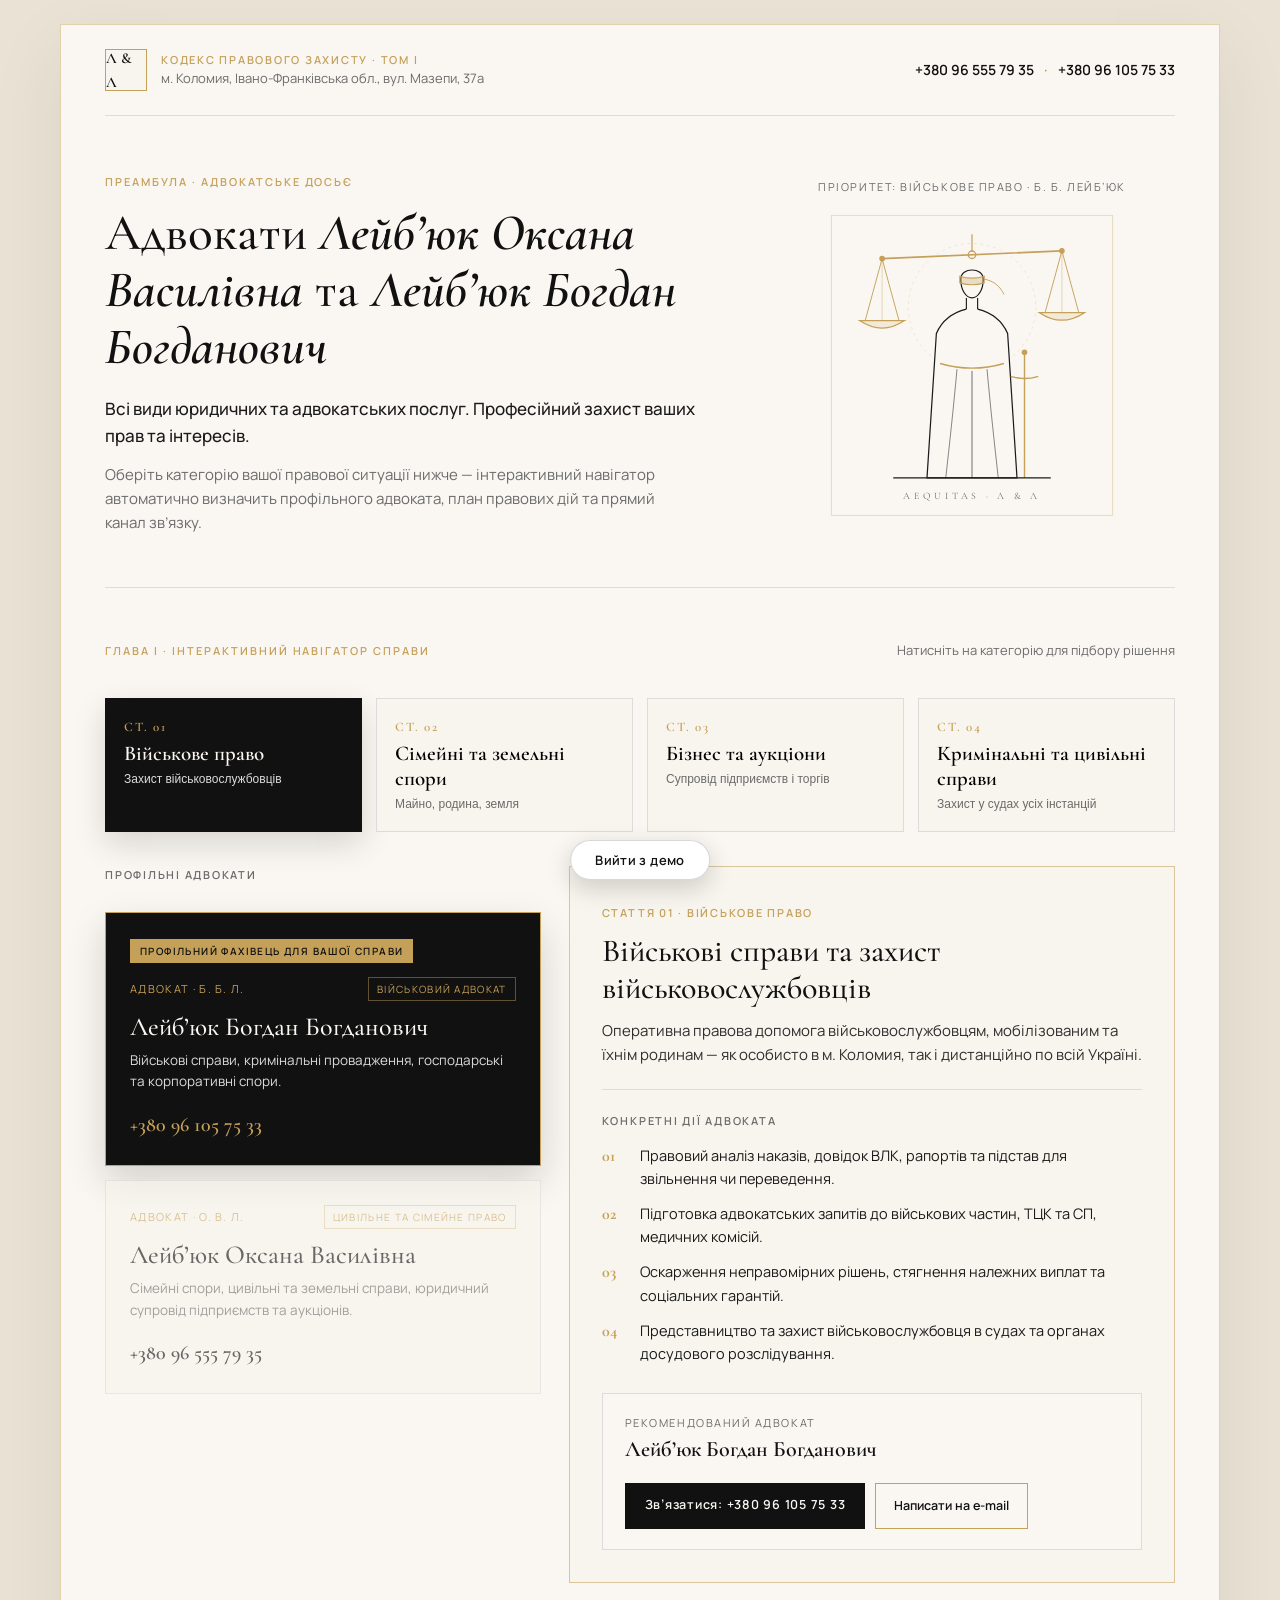
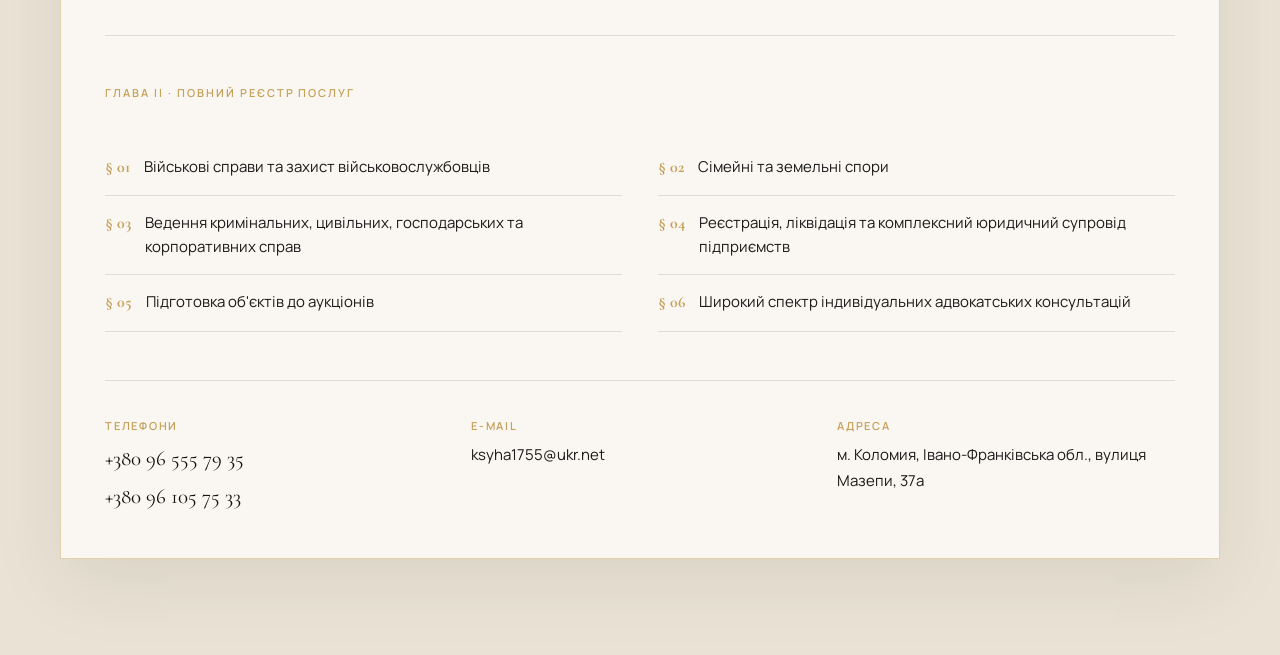
<file: demo-3/index.html>
<!DOCTYPE html>
<html lang="uk">
<head>
  <meta charset="UTF-8">
  <meta name="viewport" content="width=device-width, initial-scale=1.0">
  <title>Інтерактивний Кодекс — Адвокати Лейб’юк Оксана Василівна та Богдан Богданович</title>
  <link rel="preconnect" href="https://fonts.googleapis.com">
  <link rel="preconnect" href="https://fonts.gstatic.com" crossorigin>
  <link href="https://fonts.googleapis.com/css2?family=Cormorant+Garamond:ital,wght@0,400;0,500;0,600;0,700;1,400;1,600&family=Manrope:wght@300;400;500;600&display=swap" rel="stylesheet">
  <link rel="stylesheet" href="style.css">
</head>
<body>
  <div class="paper-frame">
    <!-- TOP DOSSIER BAR -->
    <header class="dossier-bar">
      <div class="dossier-left">
        <span class="seal">Л &amp; Л</span>
        <div>
          <p class="dossier-code">КОДЕКС ПРАВОВОГО ЗАХИСТУ · ТОМ I</p>
          <p class="dossier-location">м. Коломия, Івано-Франківська обл., вул. Мазепи, 37а</p>
        </div>
      </div>
      <div class="dossier-right">
        <a href="tel:+380965557935" class="top-phone">+380 96 555 79 35</a>
        <span class="sep">·</span>
        <a href="tel:+380961057533" class="top-phone">+380 96 105 75 33</a>
      </div>
    </header>

    <!-- HERO DOSSIER -->
    <section class="dossier-hero">
      <div class="hero-text">
        <span class="chapter-tag">ПРЕАМБУЛА · АДВОКАТСЬКЕ ДОСЬЄ</span>
        <h1 class="dossier-title">
          Адвокати <em>Лейб’юк Оксана Василівна</em> та <em>Лейб’юк Богдан Богданович</em>
        </h1>
        <p class="dossier-slogan">
          Всі види юридичних та адвокатських послуг. Професійний захист ваших прав та інтересів.
        </p>
        <p class="dossier-intro">
          Оберіть категорію вашої правової ситуації нижче — інтерактивний навігатор автоматично визначить профільного адвоката, план правових дій та прямий канал зв’язку.
        </p>
      </div>

      <!-- ANIMATED THEMIS WITH SWAYING SCALES -->
      <div class="themis-box" aria-hidden="true">
        <div class="themis-status" id="themis-status">Рівновага права · Оберіть категорію</div>
        <svg viewBox="0 0 320 340" fill="none" xmlns="http://www.w3.org/2000/svg" class="themis-svg">
          <rect x="10" y="10" width="300" height="320" stroke="#C5A059" stroke-opacity="0.35" stroke-width="1"/>
          <circle cx="160" cy="108" r="68" stroke="#C5A059" stroke-opacity="0.25" stroke-width="0.9" stroke-dasharray="3 4"/>

          <!-- Themis Central Figure (Engraving Style) -->
          <path d="M148 78 C148 65 172 65 172 78 C172 90 166 98 160 98 C154 98 148 90 148 78 Z" stroke="#1A1A1A" stroke-width="1.3" fill="#FAF7F2"/>
          <!-- Blindfold -->
          <path d="M147 75 Q160 79 173 75 L173 82 Q160 86 147 82 Z" fill="#C5A059" fill-opacity="0.3" stroke="#C5A059" stroke-width="1.2"/>
          <path d="M173 78 C184 80 190 86 194 94" stroke="#C5A059" stroke-width="1" stroke-linecap="round"/>

          <!-- Shoulders & Torso -->
          <path d="M154 98 L154 110 M166 98 L166 110" stroke="#1A1A1A" stroke-width="1.2"/>
          <path d="M154 110 C138 114 128 122 122 136 L112 290 L208 290 L198 136 C192 122 182 114 166 110" stroke="#1A1A1A" stroke-width="1.3" fill="#FAF7F2"/>
          <path d="M126 168 Q160 178 194 168" stroke="#C5A059" stroke-width="1.4"/>
          <path d="M144 174 C140 218 136 254 132 290" stroke="#1A1A1A" stroke-opacity="0.55" stroke-width="1"/>
          <path d="M160 176 L160 290" stroke="#1A1A1A" stroke-opacity="0.65" stroke-width="1"/>
          <path d="M176 174 C180 218 184 254 188 290" stroke="#1A1A1A" stroke-opacity="0.55" stroke-width="1"/>

          <!-- Upright Sword behind / right hand -->
          <line x1="216" y1="158" x2="216" y2="290" stroke="#C5A059" stroke-width="1.5"/>
          <path d="M202 182 Q216 186 230 182" stroke="#C5A059" stroke-width="1.6" stroke-linecap="round"/>
          <circle cx="216" cy="156" r="3" fill="#C5A059"/>

          <!-- Scales Fulcrum (Top Center above outstretched arm) -->
          <line x1="160" y1="30" x2="160" y2="52" stroke="#C5A059" stroke-width="1.3"/>
          <circle cx="160" cy="52" r="4" fill="#FAF7F2" stroke="#C5A059" stroke-width="1.4"/>

          <!-- SWAYING SCALES BEAM GROUP (pivots at 160, 52) -->
          <g id="scales-beam" class="scales-beam">
            <line x1="64" y1="52" x2="256" y2="52" stroke="#C5A059" stroke-width="1.8" stroke-linecap="round"/>
            <circle cx="64" cy="52" r="3" fill="#C5A059"/>
            <circle cx="256" cy="52" r="3" fill="#C5A059"/>

            <!-- Left Pan (counter-rotates to stay level) -->
            <g id="pan-left" class="scale-pan">
              <line x1="64" y1="52" x2="46" y2="118" stroke="#C5A059" stroke-width="1"/>
              <line x1="64" y1="52" x2="82" y2="118" stroke="#C5A059" stroke-width="1"/>
              <line x1="64" y1="52" x2="64" y2="118" stroke="#C5A059" stroke-width="0.7" stroke-opacity="0.6"/>
              <path d="M40 118 Q64 134 88 118 Z" stroke="#C5A059" stroke-width="1.4" fill="#C5A059" fill-opacity="0.16"/>
            </g>

            <!-- Right Pan (counter-rotates to stay level) -->
            <g id="pan-right" class="scale-pan">
              <line x1="256" y1="52" x2="238" y2="118" stroke="#C5A059" stroke-width="1"/>
              <line x1="256" y1="52" x2="274" y2="118" stroke="#C5A059" stroke-width="1"/>
              <line x1="256" y1="52" x2="256" y2="118" stroke="#C5A059" stroke-width="0.7" stroke-opacity="0.6"/>
              <path d="M232 118 Q256 134 280 118 Z" stroke="#C5A059" stroke-width="1.4" fill="#C5A059" fill-opacity="0.16"/>
            </g>
          </g>

          <!-- Base Pedestal -->
          <line x1="76" y1="290" x2="244" y2="290" stroke="#1A1A1A" stroke-width="1.4"/>
          <text x="160" y="312" text-anchor="middle" font-family="Cormorant Garamond, Georgia, serif" font-size="10.5" letter-spacing="4" fill="#6B6B6B">AEQUITAS · Л &amp; Л</text>
        </svg>
      </div>
    </section>

    <!-- INTERACTIVE CASE NAVIGATOR -->
    <section class="navigator-section" aria-label="Інтерактивний навігатор справи">
      <div class="section-label-row">
        <span class="chapter-tag">ГЛАВА I · ІНТЕРАКТИВНИЙ НАВІГАТОР СПРАВИ</span>
        <span class="section-hint">Натисніть на категорію для підбору рішення</span>
      </div>

      <!-- 4 SITUATION SELECTORS -->
      <div class="case-tabs" role="tablist" aria-label="Категорії правових ситуацій">
        <button type="button" class="case-tab is-selected" role="tab" aria-selected="true" data-case="military">
          <span class="tab-code">СТ. 01</span>
          <span class="tab-name">Військове право</span>
          <span class="tab-sub">Захист військовослужбовців</span>
        </button>

        <button type="button" class="case-tab" role="tab" aria-selected="false" data-case="family">
          <span class="tab-code">СТ. 02</span>
          <span class="tab-name">Сімейні та земельні спори</span>
          <span class="tab-sub">Майно, родина, земля</span>
        </button>

        <button type="button" class="case-tab" role="tab" aria-selected="false" data-case="business">
          <span class="tab-code">СТ. 03</span>
          <span class="tab-name">Бізнес та аукціони</span>
          <span class="tab-sub">Супровід підприємств і торгів</span>
        </button>

        <button type="button" class="case-tab" role="tab" aria-selected="false" data-case="criminal">
          <span class="tab-code">СТ. 04</span>
          <span class="tab-name">Кримінальні та цивільні справи</span>
          <span class="tab-sub">Захист у судах усіх інстанцій</span>
        </button>
      </div>

      <!-- DYNAMIC RESULT AREA -->
      <div class="navigator-grid">
        <!-- LAWYERS COLUMN (DYNAMICALLY HIGHLIGHTED) -->
        <div class="lawyers-column">
          <p class="col-heading">Профільні адвокати</p>

          <article class="lawyer-dossier" id="lawyer-bohdan" data-lawyer="bohdan">
            <div class="lawyer-badge">Профільний фахівець для вашої справи</div>
            <div class="lawyer-top">
              <span class="lawyer-code">АДВОКАТ · Б. Б. Л.</span>
              <span class="lawyer-tag">Військовий адвокат</span>
            </div>
            <h3>Лейб’юк Богдан Богданович</h3>
            <p class="lawyer-spec">
              Військові справи, кримінальні провадження, господарські та корпоративні спори.
            </p>
            <a href="tel:+380961057533" class="lawyer-tel">+380 96 105 75 33</a>
          </article>

          <article class="lawyer-dossier" id="lawyer-oksana" data-lawyer="oksana">
            <div class="lawyer-badge">Профільний фахівець для вашої справи</div>
            <div class="lawyer-top">
              <span class="lawyer-code">АДВОКАТ · О. В. Л.</span>
              <span class="lawyer-tag">Цивільне та сімейне право</span>
            </div>
            <h3>Лейб’юк Оксана Василівна</h3>
            <p class="lawyer-spec">
              Сімейні спори, цивільні та земельні справи, юридичний супровід підприємств та аукціонів.
            </p>
            <a href="tel:+380965557935" class="lawyer-tel">+380 96 555 79 35</a>
          </article>
        </div>

        <!-- ACTION PLAN DOSSIER -->
        <div class="plan-panel" id="plan-panel" aria-live="polite">
          <div class="plan-header">
            <span class="plan-article" id="plan-article">СТАТТЯ 01 · ВІЙСЬКОВЕ ПРАВО</span>
            <h2 class="plan-title" id="plan-title">Військові справи та захист військовослужбовців</h2>
            <p class="plan-lead" id="plan-lead">
              Пріоритетний супровід військовослужбовців та їхніх сімей з оперативним реагуванням і підготовкою необхідних правових документів.
            </p>
          </div>

          <div class="plan-steps-wrap">
            <p class="col-heading">Конкретні дії адвоката</p>
            <ol class="plan-steps" id="plan-steps"></ol>
          </div>

          <div class="plan-cta-box">
            <div class="cta-meta">
              <span class="cta-label">Рекомендований адвокат</span>
              <strong class="cta-lawyer-name" id="cta-lawyer-name">Лейб’юк Богдан Богданович</strong>
            </div>
            <div class="cta-buttons">
              <a href="tel:+380961057533" class="cta-primary" id="cta-call-btn">
                Зв’язатися: +380 96 105 75 33
              </a>
              <a href="mailto:ksyha1755@ukr.net" class="cta-secondary">
                Написати на e-mail
              </a>
            </div>
          </div>
        </div>
      </div>
    </section>

    <!-- FULL REGISTRY OF 6 SERVICES -->
    <section class="registry-section">
      <div class="section-label-row">
        <span class="chapter-tag">ГЛАВА II · ПОВНИЙ РЕЄСТР ПОСЛУГ</span>
      </div>

      <div class="registry-list">
        <div class="registry-item">
          <span class="reg-num">§ 01</span>
          <span class="reg-title">Військові справи та захист військовослужбовців</span>
        </div>
        <div class="registry-item">
          <span class="reg-num">§ 02</span>
          <span class="reg-title">Сімейні та земельні спори</span>
        </div>
        <div class="registry-item">
          <span class="reg-num">§ 03</span>
          <span class="reg-title">Ведення кримінальних, цивільних, господарських та корпоративних справ</span>
        </div>
        <div class="registry-item">
          <span class="reg-num">§ 04</span>
          <span class="reg-title">Реєстрація, ліквідація та комплексний юридичний супровід підприємств</span>
        </div>
        <div class="registry-item">
          <span class="reg-num">§ 05</span>
          <span class="reg-title">Підготовка об'єктів до аукціонів</span>
        </div>
        <div class="registry-item">
          <span class="reg-num">§ 06</span>
          <span class="reg-title">Широкий спектр індивідуальних адвокатських консультацій</span>
        </div>
      </div>
    </section>

    <!-- FOOTER CONTACTS -->
    <footer class="dossier-footer">
      <div class="footer-item">
        <span class="footer-key">Телефони</span>
        <div class="footer-links">
          <a href="tel:+380965557935">+380 96 555 79 35</a>
          <a href="tel:+380961057533">+380 96 105 75 33</a>
        </div>
      </div>
      <div class="footer-item">
        <span class="footer-key">E-mail</span>
        <a href="mailto:ksyha1755@ukr.net" class="footer-single">ksyha1755@ukr.net</a>
      </div>
      <div class="footer-item">
        <span class="footer-key">Адреса</span>
        <span class="footer-single">м. Коломия, Івано-Франківська обл., вулиця Мазепи, 37а</span>
      </div>
    </footer>
  </div>

  <button type="button" class="exit-demo-btn" id="exit-demo-btn">Вийти з демо</button>

  <script src="script.js"></script>
</body>
</html>
</file>
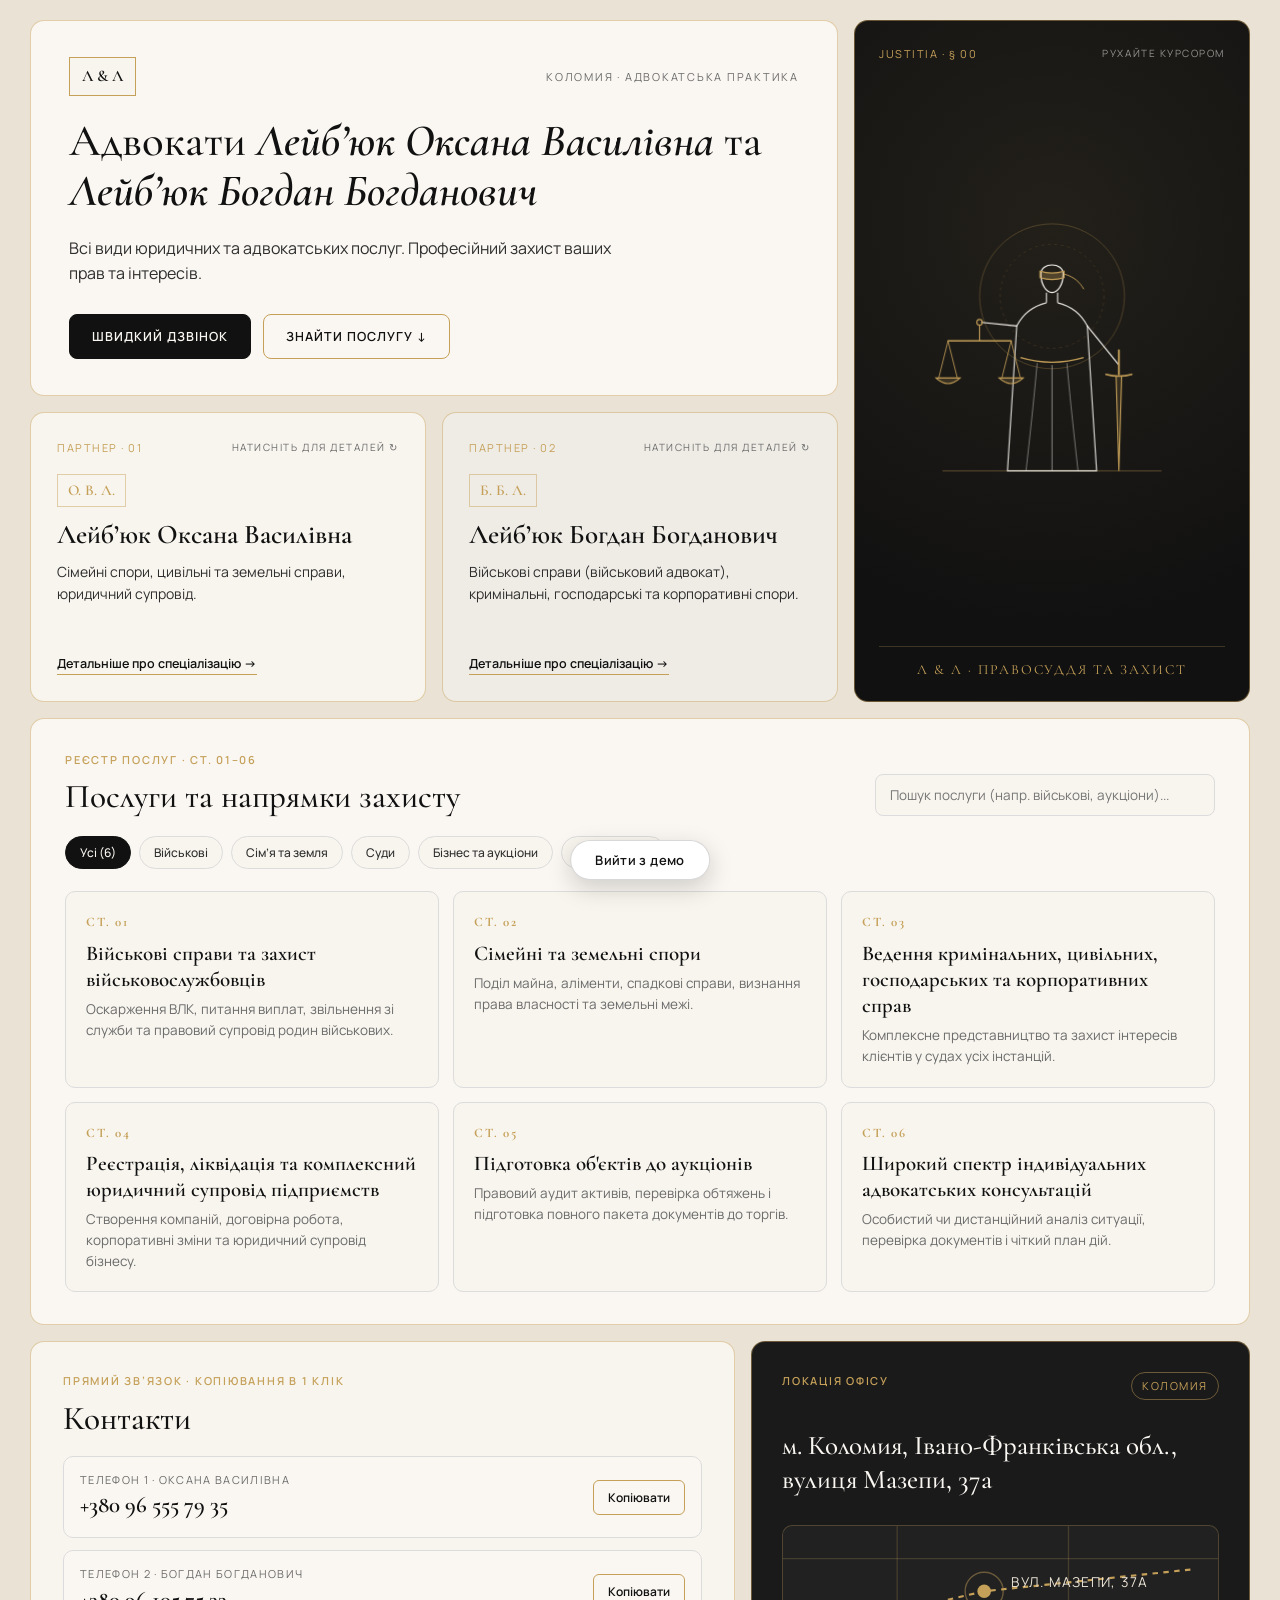
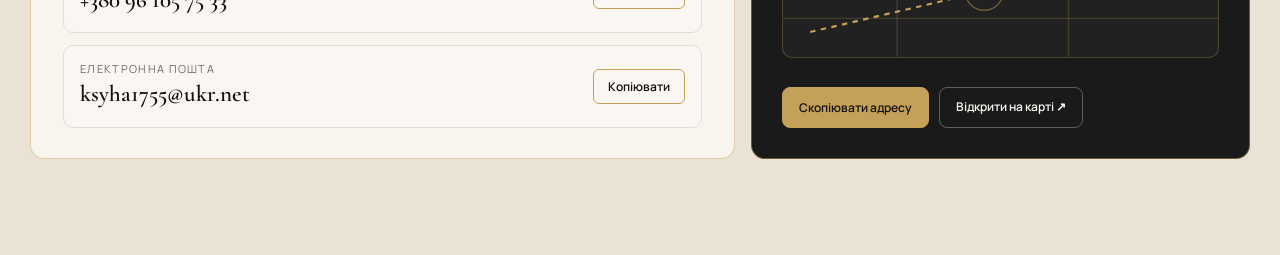
<file: demo-4/index.html>
<!DOCTYPE html>
<html lang="uk">
<head>
  <meta charset="UTF-8">
  <meta name="viewport" content="width=device-width, initial-scale=1.0">
  <title>Bento Grid — Адвокати Лейб’юк Оксана Василівна та Богдан Богданович</title>
  <link rel="preconnect" href="https://fonts.googleapis.com">
  <link rel="preconnect" href="https://fonts.gstatic.com" crossorigin>
  <link href="https://fonts.googleapis.com/css2?family=Cormorant+Garamond:ital,wght@0,400;0,500;0,600;0,700;1,400&family=Manrope:wght@300;400;500;600&display=swap" rel="stylesheet">
  <link rel="stylesheet" href="style.css">
</head>
<body>
  <main class="bento-shell">
    <div class="bento-grid">
      <!-- 1. HERO / BRAND CARD (wide) -->
      <section class="bento-card card-hero">
        <div class="hero-top">
          <span class="monogram">Л &amp; Л</span>
          <span class="code-pill">КОЛОМИЯ · АДВОКАТСЬКА ПРАКТИКА</span>
        </div>
        <h1 class="hero-title">
          Адвокати <em>Лейб’юк Оксана Василівна</em> та <em>Лейб’юк Богдан Богданович</em>
        </h1>
        <p class="hero-slogan">
          Всі види юридичних та адвокатських послуг. Професійний захист ваших прав та інтересів.
        </p>
        <div class="hero-quick">
          <a href="tel:+380965557935" class="quick-btn quick-btn-dark">Швидкий дзвінок</a>
          <a href="#bento-services" class="quick-btn quick-btn-gold">Знайти послугу ↓</a>
        </div>
      </section>

      <!-- 2. THEMIS PARALLAX CARD (tall dark) -->
      <section class="bento-card card-themis" id="themis-card" aria-label="Символ правосуддя Феміда">
        <div class="card-meta">
          <span>JUSTITIA · § 00</span>
          <span class="parallax-hint">Рухайте курсором</span>
        </div>
        <div class="themis-stage" id="themis-stage" aria-hidden="true">
          <svg viewBox="0 0 280 340" fill="none" xmlns="http://www.w3.org/2000/svg" class="themis-svg">
            <!-- Layer 1: Halo (deep parallax) -->
            <g class="p-layer" data-depth="0.45">
              <circle cx="140" cy="108" r="78" stroke="#C5A059" stroke-opacity="0.32" stroke-width="1"/>
              <circle cx="140" cy="108" r="56" stroke="#C5A059" stroke-opacity="0.22" stroke-width="0.8" stroke-dasharray="3 4"/>
              <line x1="22" y1="296" x2="258" y2="296" stroke="#C5A059" stroke-opacity="0.45" stroke-width="1"/>
            </g>

            <!-- Layer 2: Figure (mid parallax) -->
            <g class="p-layer" data-depth="0.9">
              <path d="M128 84 C128 71 152 71 152 84 C152 96 146 104 140 104 C134 104 128 96 128 84 Z" stroke="#FAF7F2" stroke-width="1.3"/>
              <path d="M127 81 Q140 85 153 81 L153 88 Q140 92 127 88 Z" fill="#C5A059" fill-opacity="0.3" stroke="#C5A059" stroke-width="1.2"/>
              <path d="M153 84 C164 87 170 93 174 100" stroke="#C5A059" stroke-width="1" stroke-linecap="round"/>

              <path d="M134 104 L134 115 M146 104 L146 115" stroke="#FAF7F2" stroke-width="1.1"/>
              <path d="M134 115 C118 119 108 128 102 140 L92 296 L188 296 L178 140 C172 128 162 119 146 115" stroke="#FAF7F2" stroke-opacity="0.88" stroke-width="1.25"/>
              <path d="M106 174 Q140 184 174 174" stroke="#C5A059" stroke-width="1.35"/>
              <path d="M124 180 C120 224 116 260 112 296" stroke="#FAF7F2" stroke-opacity="0.45" stroke-width="1"/>
              <path d="M140 182 L140 296" stroke="#FAF7F2" stroke-opacity="0.55" stroke-width="1"/>
              <path d="M156 180 C160 224 164 260 168 296" stroke="#FAF7F2" stroke-opacity="0.45" stroke-width="1"/>
            </g>

            <!-- Layer 3: Scales & Sword (foreground parallax) -->
            <g class="p-layer" data-depth="1.55">
              <!-- Scales left -->
              <line x1="102" y1="140" x2="64" y2="136" stroke="#FAF7F2" stroke-width="1.2" stroke-linecap="round"/>
              <circle cx="62" cy="136" r="3" stroke="#C5A059" stroke-width="1.2"/>
              <line x1="62" y1="139" x2="62" y2="156" stroke="#C5A059" stroke-width="1.2"/>
              <line x1="28" y1="156" x2="96" y2="156" stroke="#C5A059" stroke-width="1.5" stroke-linecap="round"/>
              <line x1="28" y1="156" x2="18" y2="196" stroke="#C5A059" stroke-width="0.9"/>
              <line x1="28" y1="156" x2="38" y2="196" stroke="#C5A059" stroke-width="0.9"/>
              <path d="M15 196 Q28 208 41 196 Z" stroke="#C5A059" stroke-width="1.2" fill="#C5A059" fill-opacity="0.18"/>
              <line x1="96" y1="156" x2="86" y2="196" stroke="#C5A059" stroke-width="0.9"/>
              <line x1="96" y1="156" x2="106" y2="196" stroke="#C5A059" stroke-width="0.9"/>
              <path d="M83 196 Q96 208 109 196 Z" stroke="#C5A059" stroke-width="1.2" fill="#C5A059" fill-opacity="0.18"/>

              <!-- Sword right -->
              <line x1="178" y1="140" x2="212" y2="182" stroke="#FAF7F2" stroke-width="1.2" stroke-linecap="round"/>
              <line x1="212" y1="166" x2="212" y2="192" stroke="#C5A059" stroke-width="2" stroke-linecap="round"/>
              <path d="M198 192 Q212 196 226 192" stroke="#C5A059" stroke-width="1.6" stroke-linecap="round"/>
              <path d="M209 194 L212 296 L215 194" stroke="#C5A059" stroke-width="1.2" fill="#C5A059" fill-opacity="0.14"/>
            </g>
          </svg>
        </div>
        <div class="themis-caption">
          <span>Л &amp; Л · Правосуддя та захист</span>
        </div>
      </section>

      <!-- 3. FLIP CARD: OKSANA -->
      <section class="bento-card card-flip-wrap" data-flip-card>
        <div class="flip-inner">
          <div class="flip-face flip-front flip-front-cream">
            <div class="card-meta">
              <span>ПАРТНЕР · 01</span>
              <span class="flip-cue">Натисніть для деталей ↻</span>
            </div>
            <div class="partner-badge-lg">О. В. Л.</div>
            <h2 class="partner-name">Лейб’юк Оксана Василівна</h2>
            <p class="partner-brief">Сімейні спори, цивільні та земельні справи, юридичний супровід.</p>
            <button type="button" class="flip-trigger" aria-label="Показати деталі спеціалізації Оксани Василівни">
              Детальніше про спеціалізацію →
            </button>
          </div>

          <div class="flip-face flip-back flip-back-dark">
            <div class="card-meta">
              <span>СПЕЦІАЛІЗАЦІЯ · О. В. Л.</span>
              <span class="flip-cue">Згорнути ↺</span>
            </div>
            <h3>Ключові напрямки</h3>
            <ul class="flip-list">
              <li>Сімейні спори: розлучення, поділ майна, аліменти</li>
              <li>Цивільні, спадкові та земельні справи</li>
              <li>Реєстрація, ліквідація та супровід підприємств</li>
              <li>Підготовка об'єктів до аукціонів</li>
            </ul>
            <a href="tel:+380965557935" class="flip-phone" data-no-flip>+380 96 555 79 35</a>
          </div>
        </div>
      </section>

      <!-- 4. FLIP CARD: BOHDAN -->
      <section class="bento-card card-flip-wrap" data-flip-card>
        <div class="flip-inner">
          <div class="flip-face flip-front flip-front-gray">
            <div class="card-meta">
              <span>ПАРТНЕР · 02</span>
              <span class="flip-cue">Натисніть для деталей ↻</span>
            </div>
            <div class="partner-badge-lg">Б. Б. Л.</div>
            <h2 class="partner-name">Лейб’юк Богдан Богданович</h2>
            <p class="partner-brief">Військові справи (військовий адвокат), кримінальні, господарські та корпоративні спори.</p>
            <button type="button" class="flip-trigger" aria-label="Показати деталі спеціалізації Богдана Богдановича">
              Детальніше про спеціалізацію →
            </button>
          </div>

          <div class="flip-face flip-back flip-back-dark">
            <div class="card-meta">
              <span>СПЕЦІАЛІЗАЦІЯ · Б. Б. Л.</span>
              <span class="flip-cue">Згорнути ↺</span>
            </div>
            <h3>Ключові напрямки</h3>
            <ul class="flip-list">
              <li>Військові справи та захист військовослужбовців</li>
              <li>Захист у кримінальних провадженнях</li>
              <li>Господарські та корпоративні спори</li>
              <li>Представництво в судах усіх інстанцій</li>
            </ul>
            <a href="tel:+380961057533" class="flip-phone" data-no-flip>+380 96 105 75 33</a>
          </div>
        </div>
      </section>

      <!-- 5. SERVICES CARD WITH LIVE FILTER & SEARCH (wide) -->
      <section class="bento-card card-services" id="bento-services">
        <div class="services-head">
          <div>
            <span class="card-kicker">РЕЄСТР ПОСЛУГ · СТ. 01–06</span>
            <h2 class="section-heading">Послуги та напрямки захисту</h2>
          </div>

          <div class="search-box">
            <input
              type="search"
              id="service-search"
              class="search-input"
              placeholder="Пошук послуги (напр. військові, аукціони)..."
              aria-label="Пошук юридичних послуг"
            >
          </div>
        </div>

        <div class="tag-bar" role="group" aria-label="Фільтр послуг за тегами">
          <button type="button" class="tag-btn is-active" data-tag="all">Усі (6)</button>
          <button type="button" class="tag-btn" data-tag="military">Військові</button>
          <button type="button" class="tag-btn" data-tag="family">Сім’я та земля</button>
          <button type="button" class="tag-btn" data-tag="courts">Суди</button>
          <button type="button" class="tag-btn" data-tag="business">Бізнес та аукціони</button>
          <button type="button" class="tag-btn" data-tag="consult">Консультації</button>
        </div>

        <div class="services-list" id="services-list">
          <article class="srv-item" data-tags="military courts">
            <span class="srv-code">СТ. 01</span>
            <div>
              <h3>Військові справи та захист військовослужбовців</h3>
              <p>Оскарження ВЛК, питання виплат, звільнення зі служби та правовий супровід родин військових.</p>
            </div>
          </article>

          <article class="srv-item" data-tags="family courts">
            <span class="srv-code">СТ. 02</span>
            <div>
              <h3>Сімейні та земельні спори</h3>
              <p>Поділ майна, аліменти, спадкові справи, визнання права власності та земельні межі.</p>
            </div>
          </article>

          <article class="srv-item" data-tags="courts business">
            <span class="srv-code">СТ. 03</span>
            <div>
              <h3>Ведення кримінальних, цивільних, господарських та корпоративних справ</h3>
              <p>Комплексне представництво та захист інтересів клієнтів у судах усіх інстанцій.</p>
            </div>
          </article>

          <article class="srv-item" data-tags="business">
            <span class="srv-code">СТ. 04</span>
            <div>
              <h3>Реєстрація, ліквідація та комплексний юридичний супровід підприємств</h3>
              <p>Створення компаній, договірна робота, корпоративні зміни та юридичний супровід бізнесу.</p>
            </div>
          </article>

          <article class="srv-item" data-tags="business">
            <span class="srv-code">СТ. 05</span>
            <div>
              <h3>Підготовка об'єктів до аукціонів</h3>
              <p>Правовий аудит активів, перевірка обтяжень і підготовка повного пакета документів до торгів.</p>
            </div>
          </article>

          <article class="srv-item" data-tags="consult military family business courts">
            <span class="srv-code">СТ. 06</span>
            <div>
              <h3>Широкий спектр індивідуальних адвокатських консультацій</h3>
              <p>Особистий чи дистанційний аналіз ситуації, перевірка документів і чіткий план дій.</p>
            </div>
          </article>
        </div>

        <p class="services-empty" id="services-empty" hidden>
          За вашим запитом послуг не знайдено. Спробуйте інше слово або оберіть «Усі».
        </p>
      </section>

      <!-- 6. CONTACTS CARD WITH 1-CLICK COPY & TOAST -->
      <section class="bento-card card-contacts">
        <span class="card-kicker">ПРЯМИЙ ЗВ’ЯЗОК · КОПІЮВАННЯ В 1 КЛІК</span>
        <h2 class="section-heading">Контакти</h2>

        <div class="copy-list">
          <div class="copy-row">
            <div>
              <span class="copy-label">Телефон 1 · Оксана Василівна</span>
              <a href="tel:+380965557935" class="copy-val">+380 96 555 79 35</a>
            </div>
            <button type="button" class="copy-btn" data-copy="+380 96 555 79 35" aria-label="Скопіювати номер +380 96 555 79 35">
              Копіювати
            </button>
          </div>

          <div class="copy-row">
            <div>
              <span class="copy-label">Телефон 2 · Богдан Богданович</span>
              <a href="tel:+380961057533" class="copy-val">+380 96 105 75 33</a>
            </div>
            <button type="button" class="copy-btn" data-copy="+380 96 105 75 33" aria-label="Скопіювати номер +380 96 105 75 33">
              Копіювати
            </button>
          </div>

          <div class="copy-row">
            <div>
              <span class="copy-label">Електронна пошта</span>
              <a href="mailto:ksyha1755@ukr.net" class="copy-val">ksyha1755@ukr.net</a>
            </div>
            <button type="button" class="copy-btn" data-copy="ksyha1755@ukr.net" aria-label="Скопіювати електронну пошту">
              Копіювати
            </button>
          </div>
        </div>
      </section>

      <!-- 7. INTERACTIVE ADDRESS CARD -->
      <section class="bento-card card-address">
        <div class="address-top">
          <span class="card-kicker">ЛОКАЦІЯ ОФІСУ</span>
          <span class="pin-badge">Коломия</span>
        </div>

        <h2 class="address-title">м. Коломия, Івано-Франківська обл., вулиця Мазепи, 37а</h2>

        <div class="address-map-art" aria-hidden="true">
          <svg viewBox="0 0 320 96" fill="none" xmlns="http://www.w3.org/2000/svg">
            <line x1="0" y1="24" x2="320" y2="24" stroke="#C5A059" stroke-opacity="0.22" stroke-width="1"/>
            <line x1="0" y1="68" x2="320" y2="68" stroke="#C5A059" stroke-opacity="0.22" stroke-width="1"/>
            <line x1="84" y1="0" x2="84" y2="96" stroke="#C5A059" stroke-opacity="0.22" stroke-width="1"/>
            <line x1="210" y1="0" x2="210" y2="96" stroke="#C5A059" stroke-opacity="0.22" stroke-width="1"/>
            <path d="M20 78 L148 48 L300 32" stroke="#C5A059" stroke-width="1.6" stroke-dasharray="4 4"/>
            <circle cx="148" cy="48" r="14" stroke="#C5A059" stroke-opacity="0.45" stroke-width="1"/>
            <circle cx="148" cy="48" r="5" fill="#C5A059"/>
            <text x="168" y="45" font-family="Manrope, sans-serif" font-size="10" fill="#EAE3D5" letter-spacing="1">ВУЛ. МАЗЕПИ, 37А</text>
          </svg>
        </div>

        <div class="address-actions">
          <button
            type="button"
            class="addr-btn"
            data-copy="м. Коломия, Івано-Франківська обл., вулиця Мазепи, 37а"
          >
            Скопіювати адресу
          </button>
          <a
            href="https://www.google.com/maps/search/?api=1&query=%D0%BC.+%D0%9A%D0%BE%D0%BB%D0%BE%D0%BC%D0%B8%D1%8F,+%D0%B2%D1%83%D0%BB%D0%B8%D1%86%D1%8F+%D0%9C%D0%B0%D0%B7%D0%B5%D0%BF%D0%B8,+37%D0%B0"
            target="_blank"
            rel="noopener noreferrer"
            class="addr-link"
          >
            Відкрити на карті ↗
          </a>
        </div>
      </section>
    </div>
  </main>

  <!-- CREAM & GOLD TOAST -->
  <div class="toast" id="toast" role="status" aria-live="polite"></div>

  <button type="button" class="exit-demo-btn" id="exit-demo-btn">Вийти з демо</button>

  <script src="script.js"></script>
</body>
</html>
</file>
<file: demo-1/style.css>
:root {
  --bg-cream: #F8F5EE;
  --bg-cream-light: #FAF7F2;
  --bg-beige: #EAE3D5;
  --ink-black: #111111;
  --ink-dark: #1A1A1A;
  --ink-muted: #2E2E2E;
  --ink-gray: #6B6B6B;
  --border-light: #DCDCDC;
  --gold: #C5A059;
  --gold-soft: rgba(197, 160, 89, 0.25);
  --font-serif: 'Cormorant Garamond', Georgia, serif;
  --font-sans: 'Manrope', -apple-system, BlinkMacSystemFont, sans-serif;
}

*, *::before, *::after {
  box-sizing: border-box;
  margin: 0;
  padding: 0;
}

html {
  scroll-behavior: smooth;
}

body {
  background-color: var(--bg-cream);
  color: var(--ink-dark);
  font-family: var(--font-sans);
  font-size: 16px;
  line-height: 1.65;
  -webkit-font-smoothing: antialiased;
}

a {
  color: inherit;
  text-decoration: none;
}

.container {
  width: 100%;
  max-width: 1180px;
  margin: 0 auto;
  padding: 0 24px;
}

/* HEADER */
.site-header {
  position: fixed;
  top: 0;
  left: 0;
  right: 0;
  z-index: 100;
  background: rgba(248, 245, 238, 0.92);
  backdrop-filter: blur(12px);
  border-bottom: 1px solid rgba(197, 160, 89, 0.22);
  transition: box-shadow 0.25s ease;
}

.site-header.scrolled {
  box-shadow: 0 8px 28px rgba(17, 17, 17, 0.06);
}

.header-inner {
  height: 78px;
  display: flex;
  align-items: center;
  justify-content: space-between;
  gap: 24px;
}

.brand {
  display: flex;
  align-items: center;
  gap: 14px;
}

.monogram {
  width: 44px;
  height: 44px;
  border: 1px solid var(--gold);
  display: inline-flex;
  align-items: center;
  justify-content: center;
  font-family: var(--font-serif);
  font-size: 15px;
  font-weight: 600;
  letter-spacing: 0.05em;
  color: var(--ink-black);
  background: var(--bg-cream-light);
  flex-shrink: 0;
}

.brand-text {
  display: flex;
  flex-direction: column;
}

.brand-name {
  font-family: var(--font-serif);
  font-size: 20px;
  font-weight: 600;
  line-height: 1.1;
  color: var(--ink-black);
}

.brand-sub {
  font-size: 11px;
  letter-spacing: 0.1em;
  text-transform: uppercase;
  color: var(--ink-gray);
}

.main-nav {
  display: flex;
  align-items: center;
  gap: 28px;
}

.main-nav a {
  font-size: 13px;
  font-weight: 500;
  letter-spacing: 0.06em;
  text-transform: uppercase;
  color: var(--ink-muted);
  position: relative;
  padding: 4px 0;
  transition: color 0.2s ease;
}

.main-nav a::after {
  content: '';
  position: absolute;
  left: 0;
  bottom: 0;
  width: 0;
  height: 1px;
  background: var(--gold);
  transition: width 0.25s ease;
}

.main-nav a:hover {
  color: var(--ink-black);
}

.main-nav a:hover::after {
  width: 100%;
}

.header-actions {
  display: flex;
  align-items: center;
  gap: 16px;
}

.header-phone {
  font-size: 13px;
  font-weight: 600;
  padding: 9px 16px;
  border: 1px solid var(--ink-black);
  color: var(--ink-black);
  transition: background-color 0.2s ease, color 0.2s ease, border-color 0.2s ease;
  white-space: nowrap;
}

.header-phone:hover {
  background: var(--ink-black);
  color: var(--bg-cream-light);
}

.menu-toggle {
  display: none;
  width: 40px;
  height: 40px;
  background: transparent;
  border: 1px solid var(--border-light);
  cursor: pointer;
  flex-direction: column;
  align-items: center;
  justify-content: center;
  gap: 6px;
}

.menu-toggle span {
  display: block;
  width: 18px;
  height: 1.5px;
  background: var(--ink-black);
  transition: transform 0.25s ease;
}

/* HERO */
.hero {
  padding: 132px 0 92px;
  background: linear-gradient(180deg, var(--bg-cream-light) 0%, var(--bg-cream) 100%);
  border-bottom: 1px solid var(--border-light);
}

.hero-grid {
  display: grid;
  grid-template-columns: 1.15fr 0.85fr;
  gap: 56px;
  align-items: center;
}

.eyebrow {
  display: inline-flex;
  align-items: center;
  gap: 12px;
  font-size: 12px;
  letter-spacing: 0.16em;
  text-transform: uppercase;
  color: var(--gold);
  font-weight: 600;
  margin-bottom: 22px;
}

.eyebrow-line {
  width: 34px;
  height: 1px;
  background: var(--gold);
}

.hero-title {
  font-family: var(--font-serif);
  font-size: clamp(38px, 4.4vw, 58px);
  font-weight: 500;
  line-height: 1.12;
  color: var(--ink-black);
  margin-bottom: 24px;
}

.hero-title em {
  font-style: italic;
  font-weight: 600;
}

.hero-slogan {
  font-size: 18px;
  color: var(--ink-muted);
  max-width: 560px;
  margin-bottom: 36px;
}

.hero-cta {
  display: flex;
  flex-wrap: wrap;
  gap: 14px;
  margin-bottom: 48px;
}

.btn {
  display: inline-flex;
  align-items: center;
  justify-content: center;
  gap: 10px;
  padding: 15px 28px;
  font-size: 13px;
  font-weight: 600;
  letter-spacing: 0.08em;
  text-transform: uppercase;
  transition: all 0.25s ease;
  cursor: pointer;
}

.btn-primary {
  background: var(--ink-black);
  color: var(--bg-cream-light);
  border: 1px solid var(--ink-black);
}

.btn-primary:hover {
  background: var(--gold);
  border-color: var(--gold);
  color: var(--ink-black);
}

.btn-outline {
  background: transparent;
  color: var(--ink-black);
  border: 1px solid var(--gold);
}

.btn-outline:hover {
  background: var(--bg-beige);
}

.hero-meta {
  display: flex;
  align-items: center;
  gap: 24px;
  padding-top: 26px;
  border-top: 1px solid var(--border-light);
  flex-wrap: wrap;
}

.meta-item {
  display: flex;
  flex-direction: column;
  gap: 4px;
}

.meta-label {
  font-size: 11px;
  letter-spacing: 0.14em;
  text-transform: uppercase;
  color: var(--ink-gray);
}

.meta-value {
  font-size: 14px;
  font-weight: 500;
  color: var(--ink-black);
}

.meta-divider {
  width: 1px;
  height: 34px;
  background: var(--border-light);
}

.hero-visual {
  display: flex;
  justify-content: center;
}

.themis-frame {
  width: 100%;
  max-width: 390px;
  background: var(--bg-cream-light);
  border: 1px solid var(--gold-soft);
  padding: 14px;
  box-shadow: 0 24px 60px rgba(17, 17, 17, 0.06);
}

.themis-svg {
  width: 100%;
  height: auto;
  display: block;
}

/* SECTIONS */
.section {
  padding: 96px 0;
}

.section-head {
  max-width: 680px;
  margin-bottom: 52px;
}

.section-code {
  display: inline-block;
  font-size: 11px;
  font-weight: 600;
  letter-spacing: 0.18em;
  text-transform: uppercase;
  color: var(--gold);
  margin-bottom: 12px;
}

.section-title {
  font-family: var(--font-serif);
  font-size: clamp(32px, 3.6vw, 46px);
  font-weight: 500;
  line-height: 1.15;
  color: var(--ink-black);
  margin-bottom: 16px;
}

.section-lead {
  font-size: 16px;
  color: var(--ink-gray);
}

/* PARTNERS */
.section-partners {
  background: var(--bg-cream);
}

.partners-grid {
  display: grid;
  grid-template-columns: repeat(2, 1fr);
  gap: 28px;
}

.partner-card {
  background: var(--bg-cream-light);
  border: 1px solid var(--border-light);
  padding: 40px;
  display: flex;
  flex-direction: column;
  transition: border-color 0.25s ease, transform 0.25s ease;
}

.partner-card:hover {
  border-color: var(--gold);
  transform: translateY(-3px);
}

.partner-card-dark {
  background: var(--ink-dark);
  color: var(--bg-cream-light);
  border-color: #2E2E2E;
}

.partner-top {
  display: flex;
  align-items: center;
  justify-content: space-between;
  margin-bottom: 22px;
}

.partner-index {
  font-size: 11px;
  letter-spacing: 0.16em;
  color: var(--gold);
  font-weight: 600;
}

.partner-seal {
  font-family: var(--font-serif);
  font-size: 13px;
  padding: 4px 10px;
  border: 1px solid var(--gold-soft);
  color: var(--gold);
}

.partner-name {
  font-family: var(--font-serif);
  font-size: 32px;
  font-weight: 500;
  line-height: 1.18;
  margin-bottom: 8px;
}

.partner-role {
  font-size: 13px;
  letter-spacing: 0.06em;
  text-transform: uppercase;
  color: var(--gold);
  margin-bottom: 20px;
}

.gold-rule {
  width: 48px;
  height: 1px;
  background: var(--gold);
  margin-bottom: 20px;
}

.partner-desc {
  font-size: 15px;
  color: var(--ink-muted);
  margin-bottom: 24px;
}

.partner-card-dark .partner-desc {
  color: #DCDCDC;
}

.partner-list {
  list-style: none;
  display: flex;
  flex-direction: column;
  gap: 10px;
  margin-bottom: 32px;
}

.partner-list li {
  font-size: 14px;
  padding-left: 18px;
  position: relative;
  color: var(--ink-muted);
}

.partner-card-dark .partner-list li {
  color: #EAE3D5;
}

.partner-list li::before {
  content: '';
  position: absolute;
  left: 0;
  top: 9px;
  width: 6px;
  height: 6px;
  border: 1px solid var(--gold);
  transform: rotate(45deg);
}

.partner-footer {
  margin-top: auto;
  padding-top: 20px;
  border-top: 1px solid var(--border-light);
}

.partner-card-dark .partner-footer {
  border-top-color: #2E2E2E;
}

.partner-link {
  font-size: 14px;
  font-weight: 600;
  color: var(--ink-black);
  transition: color 0.2s ease;
}

.partner-card-dark .partner-link {
  color: var(--gold);
}

.partner-link:hover {
  color: var(--gold);
}

/* SERVICES */
.section-services {
  background: var(--bg-cream-light);
  border-top: 1px solid var(--border-light);
  border-bottom: 1px solid var(--border-light);
}

.services-grid {
  display: grid;
  grid-template-columns: repeat(3, 1fr);
  border-top: 1px solid var(--border-light);
  border-left: 1px solid var(--border-light);
}

.service-card {
  padding: 36px 30px;
  border-right: 1px solid var(--border-light);
  border-bottom: 1px solid var(--border-light);
  background: var(--bg-cream-light);
  transition: background-color 0.25s ease;
}

.service-card:hover {
  background: var(--bg-cream);
}

.service-article {
  display: inline-block;
  font-family: var(--font-serif);
  font-size: 14px;
  font-weight: 600;
  letter-spacing: 0.14em;
  color: var(--gold);
  margin-bottom: 16px;
}

.service-card h3 {
  font-family: var(--font-serif);
  font-size: 24px;
  font-weight: 600;
  line-height: 1.25;
  color: var(--ink-black);
  margin-bottom: 12px;
}

.service-card p {
  font-size: 14px;
  color: var(--ink-gray);
  line-height: 1.65;
}

/* ADVANTAGES */
.section-advantages {
  background: var(--ink-black);
  color: var(--bg-cream-light);
}

.section-head-light .section-title {
  color: var(--bg-cream-light);
}

.advantages-grid {
  display: grid;
  grid-template-columns: repeat(4, 1fr);
  gap: 28px;
}

.adv-item {
  border-top: 1px solid rgba(197, 160, 89, 0.45);
  padding-top: 24px;
}

.adv-num {
  display: block;
  font-family: var(--font-serif);
  font-size: 22px;
  color: var(--gold);
  margin-bottom: 12px;
}

.adv-item h3 {
  font-family: var(--font-serif);
  font-size: 24px;
  font-weight: 500;
  margin-bottom: 10px;
  color: var(--bg-cream-light);
}

.adv-item p {
  font-size: 14px;
  color: #DCDCDC;
}

/* FAQ */
.section-faq {
  background: var(--bg-cream);
}

.faq-layout {
  display: grid;
  grid-template-columns: 0.9fr 1.4fr;
  gap: 56px;
  align-items: start;
}

.faq-list {
  border-top: 1px solid var(--border-light);
}

.faq-item {
  border-bottom: 1px solid var(--border-light);
}

.faq-trigger {
  width: 100%;
  background: transparent;
  border: 0;
  padding: 22px 0;
  display: flex;
  align-items: center;
  justify-content: space-between;
  gap: 20px;
  text-align: left;
  cursor: pointer;
  font-family: var(--font-serif);
  font-size: 22px;
  font-weight: 600;
  color: var(--ink-black);
  transition: color 0.2s ease;
}

.faq-trigger:hover {
  color: var(--gold);
}

.faq-icon {
  width: 22px;
  height: 22px;
  position: relative;
  flex-shrink: 0;
}

.faq-icon::before,
.faq-icon::after {
  content: '';
  position: absolute;
  top: 50%;
  left: 50%;
  background: var(--gold);
  transform: translate(-50%, -50%);
  transition: transform 0.25s ease, opacity 0.25s ease;
}

.faq-icon::before {
  width: 14px;
  height: 1.5px;
}

.faq-icon::after {
  width: 1.5px;
  height: 14px;
}

.faq-item.is-open .faq-icon::after {
  transform: translate(-50%, -50%) rotate(90deg);
  opacity: 0;
}

.faq-panel {
  display: grid;
  grid-template-rows: 0fr;
  transition: grid-template-rows 0.3s ease;
}

.faq-item.is-open .faq-panel {
  grid-template-rows: 1fr;
}

.faq-panel-inner {
  overflow: hidden;
  font-size: 15px;
  color: var(--ink-muted);
  padding-bottom: 0;
  transition: padding-bottom 0.3s ease;
}

.faq-item.is-open .faq-panel-inner {
  padding-bottom: 22px;
}

/* FOOTER */
.site-footer {
  background: var(--ink-dark);
  color: var(--bg-cream-light);
  padding: 76px 0 96px;
  border-top: 1px solid rgba(197, 160, 89, 0.35);
}

.footer-grid {
  display: grid;
  grid-template-columns: 1.4fr 1fr 1fr;
  gap: 48px;
  padding-bottom: 48px;
  border-bottom: 1px solid #2E2E2E;
}

.monogram-light {
  background: transparent;
  color: var(--gold);
  margin-bottom: 18px;
}

.footer-heading {
  font-family: var(--font-serif);
  font-size: 28px;
  font-weight: 500;
  line-height: 1.25;
  margin-bottom: 12px;
}

.footer-tagline {
  font-size: 14px;
  color: #DCDCDC;
  max-width: 400px;
}

.footer-col {
  display: flex;
  flex-direction: column;
  gap: 8px;
}

.footer-label {
  font-size: 11px;
  letter-spacing: 0.16em;
  text-transform: uppercase;
  color: var(--gold);
  margin-bottom: 4px;
}

.footer-label-spaced {
  margin-top: 22px;
}

.footer-contact {
  font-family: var(--font-serif);
  font-size: 24px;
  color: var(--bg-cream-light);
  transition: color 0.2s ease;
}

.footer-contact:hover {
  color: var(--gold);
}

.footer-address {
  font-size: 15px;
  color: #EAE3D5;
  line-height: 1.5;
}

.footer-bottom {
  padding-top: 24px;
  display: flex;
  justify-content: space-between;
  flex-wrap: wrap;
  gap: 12px;
  font-size: 13px;
  color: #9A9A9A;
}

/* EXIT DEMO PILL */
.exit-demo-btn {
  position: fixed;
  bottom: 20px;
  left: 50%;
  transform: translateX(-50%);
  z-index: 9999;
  background-color: #FFFFFF;
  color: #111111;
  border: 1px solid rgba(17, 17, 17, 0.16);
  border-radius: 999px;
  padding: 10px 24px;
  font-family: var(--font-sans);
  font-size: 13px;
  font-weight: 600;
  letter-spacing: 0.03em;
  cursor: pointer;
  box-shadow: 0 8px 24px rgba(17, 17, 17, 0.18);
  transition: background-color 0.25s ease, color 0.25s ease, border-color 0.25s ease, box-shadow 0.25s ease;
}

.exit-demo-btn:hover {
  background-color: #C94A4A;
  color: #FFFFFF;
  border-color: #C94A4A;
  box-shadow: 0 10px 28px rgba(201, 74, 74, 0.35);
}

/* RESPONSIVE */
@media (max-width: 980px) {
  .hero-grid {
    grid-template-columns: 1fr;
    gap: 40px;
  }

  .themis-frame {
    max-width: 310px;
  }

  .services-grid {
    grid-template-columns: repeat(2, 1fr);
  }

  .advantages-grid {
    grid-template-columns: repeat(2, 1fr);
  }

  .faq-layout {
    grid-template-columns: 1fr;
    gap: 32px;
  }

  .footer-grid {
    grid-template-columns: 1fr;
    gap: 32px;
  }
}

@media (max-width: 760px) {
  .main-nav {
    position: fixed;
    top: 78px;
    left: 0;
    right: 0;
    background: var(--bg-cream-light);
    border-bottom: 1px solid var(--border-light);
    flex-direction: column;
    padding: 20px 24px;
    gap: 16px;
    display: none;
  }

  .main-nav.open {
    display: flex;
  }

  .menu-toggle {
    display: flex;
  }

  .header-phone {
    display: none;
  }

  .partners-grid {
    grid-template-columns: 1fr;
  }

  .services-grid {
    grid-template-columns: 1fr;
  }

  .advantages-grid {
    grid-template-columns: 1fr;
  }

  .partner-card {
    padding: 28px 22px;
  }

  .hero {
    padding: 112px 0 68px;
  }

  .section {
    padding: 68px 0;
  }

  .meta-divider {
    display: none;
  }
}
</file>
<file: demo-2/style.css>
:root {
  --cream: #F8F5EE;
  --cream-light: #FAF7F2;
  --beige: #EAE3D5;
  --black: #111111;
  --charcoal: #1A1A1A;
  --gray-dark: #2E2E2E;
  --gray: #6B6B6B;
  --border: #DCDCDC;
  --gold: #C5A059;
  --font-serif: 'Cormorant Garamond', Georgia, serif;
  --font-sans: 'Manrope', -apple-system, BlinkMacSystemFont, sans-serif;
}

*, *::before, *::after {
  box-sizing: border-box;
  margin: 0;
  padding: 0;
}

html, body {
  height: 100%;
  width: 100%;
  overflow: hidden;
  font-family: var(--font-sans);
  background: var(--black);
  color: var(--cream-light);
  -webkit-font-smoothing: antialiased;
}

a {
  color: inherit;
  text-decoration: none;
}

/* CORNER BRAND & COUNTER */
.corner-brand {
  position: fixed;
  top: 28px;
  left: 36px;
  z-index: 60;
  display: flex;
  align-items: center;
  gap: 12px;
  transition: color 0.4s ease;
}

.corner-monogram {
  font-family: var(--font-serif);
  font-size: 16px;
  font-weight: 600;
  padding: 6px 10px;
  border: 1px solid var(--gold);
  color: var(--gold);
}

.corner-city {
  font-size: 11px;
  letter-spacing: 0.16em;
  text-transform: uppercase;
  opacity: 0.72;
}

.slide-counter {
  position: fixed;
  bottom: 28px;
  left: 36px;
  z-index: 60;
  font-family: var(--font-serif);
  font-size: 20px;
  letter-spacing: 0.08em;
  display: flex;
  align-items: baseline;
  gap: 6px;
  transition: color 0.4s ease;
}

.counter-sep {
  color: var(--gold);
}

body[data-theme="light"] .corner-brand,
body[data-theme="light"] .slide-counter {
  color: var(--black);
}

body[data-theme="dark"] .corner-brand,
body[data-theme="dark"] .slide-counter {
  color: var(--cream-light);
}

/* SIDE ANCHOR NAVIGATION — NO HEAVY BACKGROUND AT REST, BLUR + GOLD GLOW ON HOVER */
.slide-nav {
  position: fixed;
  right: 28px;
  top: 50%;
  transform: translateY(-50%);
  z-index: 70;
  display: flex;
  flex-direction: column;
  align-items: flex-end;
  gap: 10px;
}

.slide-link {
  display: inline-flex;
  align-items: center;
  gap: 10px;
  padding: 8px 14px;
  border-radius: 999px;
  border: 1px solid transparent;
  background: transparent;
  font-size: 12px;
  letter-spacing: 0.1em;
  text-transform: uppercase;
  color: rgba(250, 247, 242, 0.62);
  transition: color 0.25s ease, background-color 0.28s ease, border-color 0.28s ease, box-shadow 0.28s ease, backdrop-filter 0.28s ease;
}

body[data-theme="light"] .slide-link {
  color: rgba(26, 26, 26, 0.58);
}

.slide-link .link-num {
  font-family: var(--font-serif);
  font-size: 14px;
  font-weight: 600;
  color: var(--gold);
}

.slide-link .link-dot {
  width: 6px;
  height: 6px;
  border-radius: 50%;
  border: 1px solid currentColor;
  transition: background-color 0.25s ease, border-color 0.25s ease, transform 0.25s ease;
}

.slide-link.is-active {
  color: var(--cream-light);
}

body[data-theme="light"] .slide-link.is-active {
  color: var(--black);
}

.slide-link.is-active .link-dot {
  background: var(--gold);
  border-color: var(--gold);
  transform: scale(1.25);
}

.slide-link:hover {
  color: var(--gold);
  background: rgba(197, 160, 89, 0.08);
  backdrop-filter: blur(10px);
  -webkit-backdrop-filter: blur(10px);
  border-color: rgba(197, 160, 89, 0.55);
  box-shadow: 0 0 18px rgba(197, 160, 89, 0.22);
}

body[data-theme="light"] .slide-link:hover {
  color: var(--black);
  background: rgba(250, 247, 242, 0.55);
  backdrop-filter: blur(10px);
  -webkit-backdrop-filter: blur(10px);
  border-color: rgba(197, 160, 89, 0.65);
  box-shadow: 0 0 18px rgba(197, 160, 89, 0.24);
}

/* DECK & SLIDES */
.deck {
  position: relative;
  width: 100%;
  height: 100vh;
}

.slide {
  position: absolute;
  inset: 0;
  width: 100%;
  height: 100vh;
  display: flex;
  align-items: center;
  justify-content: center;
  padding: 88px 168px 88px 64px;
  opacity: 0;
  visibility: hidden;
  pointer-events: none;
  transition: opacity 0.65s cubic-bezier(0.22, 1, 0.36, 1), visibility 0.65s ease;
}

.slide.is-active {
  opacity: 1;
  visibility: visible;
  pointer-events: auto;
  z-index: 10;
}

.slide-inner {
  width: 100%;
  max-width: 1080px;
  transform: scale(0.955) translateY(12px);
  transition: transform 0.7s cubic-bezier(0.22, 1, 0.36, 1);
}

.slide.is-active .slide-inner {
  transform: scale(1) translateY(0);
}

.slide-dark {
  background: radial-gradient(circle at 75% 35%, #1F1C16 0%, #111111 65%);
  color: var(--cream-light);
}

.slide-light {
  background: var(--cream-light);
  color: var(--black);
}

.slide-cream {
  background: var(--cream);
  color: var(--black);
}

/* SHARED TYPOGRAPHY */
.slide-eyebrow {
  font-size: 11px;
  font-weight: 600;
  letter-spacing: 0.2em;
  text-transform: uppercase;
  color: var(--gold);
  margin-bottom: 14px;
}

.slide-title {
  font-family: var(--font-serif);
  font-size: clamp(32px, 3.6vw, 48px);
  font-weight: 500;
  line-height: 1.12;
  margin-bottom: 12px;
}

.slide-header {
  margin-bottom: 32px;
}

.gold-line {
  width: 56px;
  height: 1px;
  background: var(--gold);
  margin: 20px 0;
}

/* SLIDE 1 */
.hero-slide {
  display: grid;
  grid-template-columns: 1.25fr 0.85fr;
  gap: 48px;
  align-items: center;
}

.hero-title {
  font-family: var(--font-serif);
  font-size: clamp(34px, 4vw, 54px);
  font-weight: 500;
  line-height: 1.12;
  color: var(--cream-light);
}

.hero-title em {
  font-style: italic;
  color: var(--beige);
}

.hero-slogan {
  font-size: 17px;
  color: #DCDCDC;
  line-height: 1.65;
  max-width: 520px;
  margin-bottom: 32px;
}

.hero-actions {
  display: flex;
  flex-wrap: wrap;
  gap: 14px;
}

.action-btn {
  display: inline-flex;
  align-items: center;
  justify-content: center;
  padding: 13px 26px;
  font-family: var(--font-sans);
  font-size: 12px;
  font-weight: 600;
  letter-spacing: 0.12em;
  text-transform: uppercase;
  cursor: pointer;
  transition: all 0.25s ease;
}

.action-gold {
  background: var(--gold);
  color: var(--black);
  border: 1px solid var(--gold);
}

.action-gold:hover {
  background: var(--cream-light);
  border-color: var(--cream-light);
}

.action-ghost {
  background: transparent;
  color: var(--cream-light);
  border: 1px solid rgba(250, 247, 242, 0.35);
}

.action-ghost:hover {
  border-color: var(--gold);
  color: var(--gold);
}

.hero-themis {
  display: flex;
  justify-content: center;
}

.themis-art {
  width: 100%;
  max-width: 310px;
  height: auto;
}

.scroll-hint {
  position: absolute;
  bottom: 72px;
  left: 50%;
  transform: translateX(-50%);
  font-size: 11px;
  letter-spacing: 0.16em;
  text-transform: uppercase;
  color: rgba(250, 247, 242, 0.45);
}

/* SLIDE 2: PARTNERS */
.partners-split {
  display: grid;
  grid-template-columns: repeat(2, 1fr);
  gap: 24px;
}

.partner-panel {
  border: 1px solid var(--border);
  background: var(--cream);
  padding: 34px;
  display: flex;
  flex-direction: column;
}

.partner-panel-ink {
  background: var(--charcoal);
  border-color: var(--gray-dark);
  color: var(--cream-light);
}

.panel-meta {
  display: flex;
  justify-content: space-between;
  align-items: center;
  flex-wrap: wrap;
  gap: 8px;
  font-size: 11px;
  letter-spacing: 0.14em;
  text-transform: uppercase;
  color: var(--gold);
  margin-bottom: 16px;
}

.panel-tag {
  font-size: 10px;
  padding: 4px 8px;
  border: 1px solid rgba(197, 160, 89, 0.4);
}

.partner-panel h3 {
  font-family: var(--font-serif);
  font-size: 30px;
  font-weight: 500;
  line-height: 1.18;
}

.panel-text {
  font-size: 15px;
  color: var(--gray-dark);
  line-height: 1.6;
  margin-bottom: 18px;
}

.partner-panel-ink .panel-text {
  color: #DCDCDC;
}

.panel-points {
  list-style: none;
  display: flex;
  flex-direction: column;
  gap: 8px;
  margin-bottom: 24px;
}

.panel-points li {
  font-size: 14px;
  padding-left: 16px;
  position: relative;
  color: var(--gray);
}

.partner-panel-ink .panel-points li {
  color: var(--beige);
}

.panel-points li::before {
  content: '—';
  position: absolute;
  left: 0;
  color: var(--gold);
}

.panel-phone {
  margin-top: auto;
  font-family: var(--font-serif);
  font-size: 22px;
  color: var(--black);
  border-top: 1px solid var(--border);
  padding-top: 16px;
  transition: color 0.2s ease;
}

.partner-panel-ink .panel-phone {
  color: var(--gold);
  border-top-color: var(--gray-dark);
}

.panel-phone:hover {
  color: var(--gold);
}

/* SLIDE 3: SERVICES */
.services-matrix {
  display: grid;
  grid-template-columns: repeat(3, 1fr);
  gap: 16px;
}

.matrix-card {
  background: var(--cream-light);
  border: 1px solid var(--border);
  padding: 24px 22px;
  transition: border-color 0.25s ease, transform 0.25s ease;
}

.matrix-card:hover {
  border-color: var(--gold);
  transform: translateY(-2px);
}

.matrix-num {
  display: inline-block;
  font-family: var(--font-serif);
  font-size: 13px;
  font-weight: 600;
  letter-spacing: 0.14em;
  color: var(--gold);
  margin-bottom: 10px;
}

.matrix-card h3 {
  font-family: var(--font-serif);
  font-size: 21px;
  font-weight: 600;
  line-height: 1.24;
  color: var(--black);
  margin-bottom: 8px;
}

.matrix-card p {
  font-size: 13px;
  color: var(--gray);
  line-height: 1.55;
}

/* SLIDE 4: CONTACTS */
.contacts-slide {
  display: grid;
  grid-template-columns: 1fr 1.1fr;
  gap: 56px;
  align-items: center;
}

.contacts-note {
  font-size: 16px;
  color: #DCDCDC;
  line-height: 1.65;
  margin-bottom: 28px;
}

.office-box {
  padding: 20px 24px;
  border-left: 2px solid var(--gold);
  background: rgba(250, 247, 242, 0.04);
}

.office-address {
  font-family: var(--font-serif);
  font-size: 23px;
  color: var(--cream-light);
  margin-top: 6px;
}

.contacts-right {
  display: flex;
  flex-direction: column;
  border-top: 1px solid rgba(197, 160, 89, 0.35);
}

.contact-row {
  padding: 24px 12px;
  border-bottom: 1px solid rgba(197, 160, 89, 0.35);
  display: flex;
  flex-direction: column;
  gap: 6px;
  transition: background-color 0.25s ease, padding-left 0.25s ease;
}

.contact-row:hover {
  background: rgba(197, 160, 89, 0.08);
  padding-left: 20px;
}

.contact-label {
  font-size: 11px;
  letter-spacing: 0.16em;
  text-transform: uppercase;
  color: var(--gold);
}

.contact-big {
  font-family: var(--font-serif);
  font-size: clamp(24px, 2.8vw, 34px);
  color: var(--cream-light);
}

/* EXIT DEMO BUTTON */
.exit-demo-btn {
  position: fixed;
  bottom: 20px;
  left: 50%;
  transform: translateX(-50%);
  z-index: 9999;
  background-color: #FFFFFF;
  color: #111111;
  border: 1px solid rgba(17, 17, 17, 0.16);
  border-radius: 999px;
  padding: 10px 24px;
  font-family: var(--font-sans);
  font-size: 13px;
  font-weight: 600;
  letter-spacing: 0.03em;
  cursor: pointer;
  box-shadow: 0 8px 24px rgba(0, 0, 0, 0.22);
  transition: background-color 0.25s ease, color 0.25s ease, border-color 0.25s ease, box-shadow 0.25s ease;
}

.exit-demo-btn:hover {
  background-color: #C94A4A;
  color: #FFFFFF;
  border-color: #C94A4A;
  box-shadow: 0 10px 28px rgba(201, 74, 74, 0.35);
}

/* RESPONSIVE — COMPACT TOP NAV ON MOBILE */
@media (max-width: 960px) {
  .corner-brand {
    display: none;
  }

  .slide-nav {
    top: 14px;
    left: 50%;
    right: auto;
    transform: translateX(-50%);
    flex-direction: row;
    align-items: center;
    gap: 4px;
    width: max-content;
    max-width: calc(100vw - 24px);
  }

  .slide-link {
    padding: 6px 10px;
    font-size: 11px;
    gap: 5px;
  }

  .slide-link .link-dot {
    display: none;
  }

  .slide {
    padding: 72px 20px 80px;
    align-items: flex-start;
    overflow-y: auto;
  }

  .slide-inner {
    margin: auto 0;
  }

  .hero-slide,
  .partners-split,
  .contacts-slide {
    grid-template-columns: 1fr;
    gap: 24px;
  }

  .themis-art {
    max-width: 190px;
  }

  .services-matrix {
    grid-template-columns: repeat(2, 1fr);
  }

  .slide-counter,
  .scroll-hint {
    display: none;
  }
}

@media (max-width: 580px) {
  .services-matrix {
    grid-template-columns: 1fr;
  }

  .slide-link .link-num {
    display: none;
  }

  .partner-panel {
    padding: 22px 18px;
  }
}
</file>
<file: demo-3/style.css>
:root {
  --paper: #FAF7F2;
  --paper-warm: #F8F5EE;
  --beige: #EAE3D5;
  --ink: #111111;
  --ink-soft: #1A1A1A;
  --gray-dark: #2E2E2E;
  --gray: #6B6B6B;
  --line: #DCDCDC;
  --gold: #C5A059;
  --font-serif: 'Cormorant Garamond', Georgia, serif;
  --font-sans: 'Manrope', -apple-system, BlinkMacSystemFont, sans-serif;
}

*, *::before, *::after {
  box-sizing: border-box;
  margin: 0;
  padding: 0;
}

body {
  background: var(--beige);
  color: var(--ink);
  font-family: var(--font-sans);
  line-height: 1.6;
  padding: 24px 16px 96px;
  -webkit-font-smoothing: antialiased;
}

a {
  color: inherit;
  text-decoration: none;
}

/* PAPER DOSSIER CONTAINER */
.paper-frame {
  max-width: 1160px;
  margin: 0 auto;
  background: var(--paper);
  border: 1px solid rgba(197, 160, 89, 0.45);
  box-shadow: 0 24px 70px rgba(17, 17, 17, 0.08);
  padding: 0 44px;
}

/* TOP BAR */
.dossier-bar {
  display: flex;
  align-items: center;
  justify-content: space-between;
  flex-wrap: wrap;
  gap: 16px;
  padding: 24px 0;
  border-bottom: 1px solid var(--line);
}

.dossier-left {
  display: flex;
  align-items: center;
  gap: 14px;
}

.seal {
  width: 42px;
  height: 42px;
  border: 1px solid var(--gold);
  display: inline-flex;
  align-items: center;
  justify-content: center;
  font-family: var(--font-serif);
  font-size: 15px;
  font-weight: 600;
  color: var(--ink);
  background: var(--paper-warm);
}

.dossier-code {
  font-size: 11px;
  font-weight: 600;
  letter-spacing: 0.16em;
  color: var(--gold);
}

.dossier-location {
  font-size: 13px;
  color: var(--gray);
}

.dossier-right {
  display: flex;
  align-items: center;
  gap: 10px;
  font-size: 14px;
  font-weight: 600;
}

.top-phone:hover {
  color: var(--gold);
}

.sep {
  color: var(--gold);
}

/* HERO */
.dossier-hero {
  display: grid;
  grid-template-columns: 1.3fr 0.85fr;
  gap: 44px;
  align-items: center;
  padding: 52px 0;
  border-bottom: 1px solid var(--line);
}

.chapter-tag {
  display: inline-block;
  font-size: 11px;
  font-weight: 600;
  letter-spacing: 0.18em;
  text-transform: uppercase;
  color: var(--gold);
  margin-bottom: 14px;
}

.dossier-title {
  font-family: var(--font-serif);
  font-size: clamp(34px, 4vw, 52px);
  font-weight: 500;
  line-height: 1.12;
  color: var(--ink);
  margin-bottom: 18px;
}

.dossier-title em {
  font-style: italic;
  font-weight: 600;
}

.dossier-slogan {
  font-size: 17px;
  font-weight: 500;
  color: var(--ink-soft);
  margin-bottom: 14px;
}

.dossier-intro {
  font-size: 15px;
  color: var(--gray);
  max-width: 560px;
}

/* THEMIS & SWAYING SCALES */
.themis-box {
  display: flex;
  flex-direction: column;
  align-items: center;
  gap: 10px;
}

.themis-status {
  font-size: 11px;
  letter-spacing: 0.14em;
  text-transform: uppercase;
  color: var(--gray);
  text-align: center;
}

.themis-svg {
  width: 100%;
  max-width: 300px;
  height: auto;
  overflow: visible;
}

.scales-beam {
  transform-box: view-box;
  transform-origin: 160px 52px;
  transition: transform 0.9s cubic-bezier(0.34, 1.56, 0.64, 1);
}

.scale-pan {
  transform-box: view-box;
  transition: transform 0.9s cubic-bezier(0.34, 1.56, 0.64, 1);
}

#pan-left {
  transform-origin: 64px 52px;
}

#pan-right {
  transform-origin: 256px 52px;
}

/* CASE NAVIGATOR */
.navigator-section {
  padding: 52px 0;
  border-bottom: 1px solid var(--line);
}

.section-label-row {
  display: flex;
  align-items: baseline;
  justify-content: space-between;
  flex-wrap: wrap;
  gap: 12px;
  margin-bottom: 24px;
}

.section-hint {
  font-size: 13px;
  color: var(--gray);
}

.case-tabs {
  display: grid;
  grid-template-columns: repeat(4, 1fr);
  gap: 14px;
  margin-bottom: 34px;
}

.case-tab {
  appearance: none;
  background: var(--paper-warm);
  border: 1px solid var(--line);
  padding: 20px 18px;
  text-align: left;
  cursor: pointer;
  display: flex;
  flex-direction: column;
  gap: 6px;
  transition: all 0.25s ease;
}

.case-tab:hover {
  border-color: var(--gold);
  transform: translateY(-2px);
}

.case-tab.is-selected {
  background: var(--ink);
  border-color: var(--ink);
  color: var(--paper);
  box-shadow: 0 12px 30px rgba(17, 17, 17, 0.14);
}

.tab-code {
  font-family: var(--font-serif);
  font-size: 13px;
  font-weight: 600;
  letter-spacing: 0.14em;
  color: var(--gold);
}

.tab-name {
  font-family: var(--font-serif);
  font-size: 21px;
  font-weight: 600;
  line-height: 1.2;
}

.tab-sub {
  font-size: 12px;
  color: var(--gray);
}

.case-tab.is-selected .tab-sub {
  color: #DCDCDC;
}

/* NAVIGATOR RESULTS GRID */
.navigator-grid {
  display: grid;
  grid-template-columns: 0.92fr 1.28fr;
  gap: 28px;
  align-items: start;
}

.col-heading {
  font-size: 11px;
  font-weight: 600;
  letter-spacing: 0.16em;
  text-transform: uppercase;
  color: var(--gray);
  margin-bottom: 14px;
}

.lawyers-column {
  display: flex;
  flex-direction: column;
  gap: 14px;
}

.lawyer-dossier {
  border: 1px solid var(--line);
  background: var(--paper-warm);
  padding: 24px;
  opacity: 0.62;
  transition: all 0.35s ease;
}

.lawyer-dossier.is-highlighted {
  opacity: 1;
  background: var(--ink);
  color: var(--paper);
  border-color: var(--gold);
  box-shadow: 0 16px 36px rgba(17, 17, 17, 0.16);
}

.lawyer-badge {
  display: none;
  font-size: 10px;
  font-weight: 600;
  letter-spacing: 0.14em;
  text-transform: uppercase;
  color: var(--ink);
  background: var(--gold);
  padding: 4px 10px;
  margin-bottom: 14px;
  width: fit-content;
}

.lawyer-dossier.is-highlighted .lawyer-badge {
  display: inline-block;
}

.lawyer-top {
  display: flex;
  justify-content: space-between;
  align-items: center;
  flex-wrap: wrap;
  gap: 8px;
  font-size: 11px;
  letter-spacing: 0.12em;
  text-transform: uppercase;
  color: var(--gold);
  margin-bottom: 10px;
}

.lawyer-tag {
  font-size: 10px;
  border: 1px solid rgba(197, 160, 89, 0.45);
  padding: 3px 8px;
}

.lawyer-dossier h3 {
  font-family: var(--font-serif);
  font-size: 26px;
  font-weight: 500;
  line-height: 1.2;
  margin-bottom: 8px;
}

.lawyer-spec {
  font-size: 13.5px;
  color: var(--gray);
  margin-bottom: 16px;
}

.lawyer-dossier.is-highlighted .lawyer-spec {
  color: #DCDCDC;
}

.lawyer-tel {
  font-family: var(--font-serif);
  font-size: 20px;
  font-weight: 600;
  color: var(--ink);
  transition: color 0.2s ease;
}

.lawyer-dossier.is-highlighted .lawyer-tel {
  color: var(--gold);
}

/* ACTION PLAN PANEL */
.plan-panel {
  border: 1px solid rgba(197, 160, 89, 0.55);
  background: var(--paper-warm);
  padding: 32px;
  transition: opacity 0.25s ease;
}

.plan-article {
  display: inline-block;
  font-size: 11px;
  font-weight: 600;
  letter-spacing: 0.16em;
  color: var(--gold);
  margin-bottom: 10px;
}

.plan-title {
  font-family: var(--font-serif);
  font-size: 32px;
  font-weight: 500;
  line-height: 1.18;
  color: var(--ink);
  margin-bottom: 12px;
}

.plan-lead {
  font-size: 15px;
  color: var(--gray-dark);
  padding-bottom: 22px;
  border-bottom: 1px solid var(--line);
  margin-bottom: 22px;
}

.plan-steps {
  list-style: none;
  counter-reset: step;
  display: flex;
  flex-direction: column;
  gap: 12px;
  margin-bottom: 28px;
}

.plan-steps li {
  counter-increment: step;
  position: relative;
  padding-left: 38px;
  font-size: 14.5px;
  color: var(--ink-soft);
}

.plan-steps li::before {
  content: '0' counter(step);
  position: absolute;
  left: 0;
  top: 0;
  font-family: var(--font-serif);
  font-size: 16px;
  font-weight: 700;
  color: var(--gold);
}

.plan-cta-box {
  background: var(--paper);
  border: 1px solid var(--line);
  padding: 20px 22px;
  display: flex;
  align-items: center;
  justify-content: space-between;
  flex-wrap: wrap;
  gap: 16px;
}

.cta-label {
  display: block;
  font-size: 11px;
  letter-spacing: 0.14em;
  text-transform: uppercase;
  color: var(--gray);
}

.cta-lawyer-name {
  font-family: var(--font-serif);
  font-size: 22px;
  font-weight: 600;
  color: var(--ink);
}

.cta-buttons {
  display: flex;
  flex-wrap: wrap;
  gap: 10px;
}

.cta-primary {
  background: var(--ink);
  color: var(--paper);
  padding: 12px 20px;
  font-size: 12.5px;
  font-weight: 600;
  letter-spacing: 0.06em;
  transition: background-color 0.25s ease, color 0.25s ease;
}

.cta-primary:hover {
  background: var(--gold);
  color: var(--ink);
}

.cta-secondary {
  border: 1px solid var(--gold);
  color: var(--ink);
  padding: 12px 18px;
  font-size: 12.5px;
  font-weight: 600;
  transition: background-color 0.25s ease;
}

.cta-secondary:hover {
  background: var(--beige);
}

/* REGISTRY */
.registry-section {
  padding: 48px 0;
  border-bottom: 1px solid var(--line);
}

.registry-list {
  display: grid;
  grid-template-columns: repeat(2, 1fr);
  gap: 0 36px;
}

.registry-item {
  display: flex;
  align-items: baseline;
  gap: 14px;
  padding: 15px 0;
  border-bottom: 1px solid var(--line);
}

.reg-num {
  font-family: var(--font-serif);
  font-size: 16px;
  font-weight: 700;
  color: var(--gold);
  flex-shrink: 0;
}

.reg-title {
  font-size: 15px;
  color: var(--ink-soft);
}

/* FOOTER */
.dossier-footer {
  display: grid;
  grid-template-columns: repeat(3, 1fr);
  gap: 28px;
  padding: 36px 0 44px;
}

.footer-key {
  display: block;
  font-size: 11px;
  font-weight: 600;
  letter-spacing: 0.16em;
  text-transform: uppercase;
  color: var(--gold);
  margin-bottom: 8px;
}

.footer-links {
  display: flex;
  flex-direction: column;
  gap: 4px;
  font-family: var(--font-serif);
  font-size: 21px;
}

.footer-links a:hover,
.footer-single:hover {
  color: var(--gold);
}

.footer-single {
  font-size: 15px;
  color: var(--ink-soft);
}

/* EXIT DEMO PILL */
.exit-demo-btn {
  position: fixed;
  bottom: 20px;
  left: 50%;
  transform: translateX(-50%);
  z-index: 9999;
  background-color: #FFFFFF;
  color: #111111;
  border: 1px solid rgba(17, 17, 17, 0.16);
  border-radius: 999px;
  padding: 10px 24px;
  font-family: var(--font-sans);
  font-size: 13px;
  font-weight: 600;
  letter-spacing: 0.03em;
  cursor: pointer;
  box-shadow: 0 8px 24px rgba(17, 17, 17, 0.18);
  transition: background-color 0.25s ease, color 0.25s ease, border-color 0.25s ease, box-shadow 0.25s ease;
}

.exit-demo-btn:hover {
  background-color: #C94A4A;
  color: #FFFFFF;
  border-color: #C94A4A;
  box-shadow: 0 10px 28px rgba(201, 74, 74, 0.35);
}

/* RESPONSIVE */
@media (max-width: 960px) {
  .paper-frame {
    padding: 0 24px;
  }

  .dossier-hero,
  .navigator-grid,
  .dossier-footer {
    grid-template-columns: 1fr;
  }

  .case-tabs {
    grid-template-columns: repeat(2, 1fr);
  }

  .registry-list {
    grid-template-columns: 1fr;
  }
}

@media (max-width: 560px) {
  body {
    padding: 10px 8px 92px;
  }

  .paper-frame {
    padding: 0 16px;
  }

  .case-tabs {
    grid-template-columns: 1fr;
  }

  .plan-panel {
    padding: 22px 18px;
  }
}
</file>
<file: demo-4/style.css>
:root {
  --cream: #F8F5EE;
  --cream-light: #FAF7F2;
  --beige: #EAE3D5;
  --soft-gray: #EFECE6;
  --black: #111111;
  --graphite: #1A1A1A;
  --gray-dark: #2E2E2E;
  --gray: #6B6B6B;
  --border-light: #DCDCDC;
  --gold: #C5A059;
  --gold-border: rgba(197, 160, 89, 0.48);
  --font-serif: 'Cormorant Garamond', Georgia, serif;
  --font-sans: 'Manrope', -apple-system, BlinkMacSystemFont, sans-serif;
}

*, *::before, *::after {
  box-sizing: border-box;
  margin: 0;
  padding: 0;
}

body {
  background: var(--beige);
  color: var(--black);
  font-family: var(--font-sans);
  line-height: 1.55;
  padding: 20px 16px 96px;
  -webkit-font-smoothing: antialiased;
}

a {
  color: inherit;
  text-decoration: none;
}

.bento-shell {
  max-width: 1220px;
  margin: 0 auto;
}

/* ASYMMETRIC BENTO GRID */
.bento-grid {
  display: grid;
  grid-template-columns: repeat(12, 1fr);
  gap: 16px;
}

.bento-card {
  border: 1px solid var(--gold-border);
  border-radius: 14px;
  overflow: hidden;
}

.card-kicker {
  display: block;
  font-size: 11px;
  font-weight: 600;
  letter-spacing: 0.16em;
  text-transform: uppercase;
  color: var(--gold);
  margin-bottom: 10px;
}

.card-meta {
  display: flex;
  align-items: center;
  justify-content: space-between;
  gap: 10px;
  font-size: 11px;
  letter-spacing: 0.14em;
  text-transform: uppercase;
  color: var(--gold);
}

.section-heading {
  font-family: var(--font-serif);
  font-size: clamp(26px, 2.6vw, 34px);
  font-weight: 500;
  line-height: 1.15;
}

/* 1. HERO CARD */
.card-hero {
  grid-column: span 8;
  background: var(--cream-light);
  padding: 36px 38px;
  display: flex;
  flex-direction: column;
  justify-content: space-between;
  gap: 20px;
}

.hero-top {
  display: flex;
  align-items: center;
  justify-content: space-between;
  flex-wrap: wrap;
  gap: 12px;
}

.monogram {
  font-family: var(--font-serif);
  font-size: 16px;
  font-weight: 600;
  padding: 6px 12px;
  border: 1px solid var(--gold);
  color: var(--black);
  background: var(--cream);
}

.code-pill {
  font-size: 11px;
  letter-spacing: 0.16em;
  color: var(--gray);
}

.hero-title {
  font-family: var(--font-serif);
  font-size: clamp(32px, 3.5vw, 48px);
  font-weight: 500;
  line-height: 1.12;
  color: var(--black);
}

.hero-title em {
  font-style: italic;
  font-weight: 600;
}

.hero-slogan {
  font-size: 16px;
  color: var(--gray-dark);
  max-width: 580px;
}

.hero-quick {
  display: flex;
  flex-wrap: wrap;
  gap: 12px;
  padding-top: 8px;
}

.quick-btn {
  display: inline-flex;
  align-items: center;
  padding: 12px 22px;
  border-radius: 8px;
  font-size: 12.5px;
  font-weight: 600;
  letter-spacing: 0.08em;
  text-transform: uppercase;
  transition: all 0.25s ease;
}

.quick-btn-dark {
  background: var(--black);
  color: var(--cream-light);
  border: 1px solid var(--black);
}

.quick-btn-dark:hover {
  background: var(--gold);
  border-color: var(--gold);
  color: var(--black);
}

.quick-btn-gold {
  background: transparent;
  color: var(--black);
  border: 1px solid var(--gold);
}

.quick-btn-gold:hover {
  background: var(--beige);
}

/* 2. THEMIS PARALLAX CARD */
.card-themis {
  grid-column: span 4;
  grid-row: span 2;
  background: radial-gradient(circle at 50% 30%, #23201A 0%, var(--black) 78%);
  color: var(--cream-light);
  padding: 24px 24px 20px;
  display: flex;
  flex-direction: column;
  justify-content: space-between;
}

.parallax-hint {
  font-size: 10px;
  color: rgba(250, 247, 242, 0.55);
}

.themis-stage {
  flex: 1;
  display: flex;
  align-items: center;
  justify-content: center;
  padding: 12px 0;
}

.themis-svg {
  width: 100%;
  max-width: 260px;
  height: auto;
  overflow: visible;
}

.p-layer {
  transition: transform 0.22s ease-out;
  will-change: transform;
}

.themis-caption {
  text-align: center;
  font-family: var(--font-serif);
  font-size: 14px;
  letter-spacing: 0.14em;
  text-transform: uppercase;
  color: var(--gold);
  border-top: 1px solid rgba(197, 160, 89, 0.25);
  padding-top: 12px;
}

/* 3 & 4. FLIP CARDS FOR PARTNERS */
.card-flip-wrap {
  grid-column: span 4;
  background: transparent;
  border: 0;
  overflow: visible;
  perspective: 1200px;
  min-height: 290px;
  cursor: pointer;
}

.flip-inner {
  position: relative;
  width: 100%;
  height: 100%;
  min-height: 290px;
  transform-style: preserve-3d;
  transition: transform 0.65s cubic-bezier(0.22, 1, 0.36, 1);
}

.card-flip-wrap.is-flipped .flip-inner {
  transform: rotateY(180deg);
}

.flip-face {
  position: absolute;
  inset: 0;
  backface-visibility: hidden;
  -webkit-backface-visibility: hidden;
  border: 1px solid var(--gold-border);
  border-radius: 14px;
  padding: 26px;
  display: flex;
  flex-direction: column;
}

.flip-front-cream {
  background: var(--cream);
}

.flip-front-gray {
  background: var(--soft-gray);
}

.flip-back-dark {
  background: var(--graphite);
  color: var(--cream-light);
  transform: rotateY(180deg);
}

.flip-cue {
  font-size: 10px;
  color: var(--gray);
}

.flip-back-dark .flip-cue {
  color: #DCDCDC;
}

.partner-badge-lg {
  font-family: var(--font-serif);
  font-size: 15px;
  font-weight: 600;
  color: var(--gold);
  border: 1px solid var(--gold-border);
  width: fit-content;
  padding: 4px 10px;
  margin: 18px 0 12px;
}

.partner-name {
  font-family: var(--font-serif);
  font-size: 27px;
  font-weight: 600;
  line-height: 1.18;
  margin-bottom: 10px;
  color: var(--black);
}

.partner-brief {
  font-size: 14px;
  color: var(--gray-dark);
  margin-bottom: 16px;
}

.flip-trigger {
  margin-top: auto;
  align-self: flex-start;
  background: transparent;
  border: 0;
  font-family: var(--font-sans);
  font-size: 12.5px;
  font-weight: 600;
  color: var(--black);
  cursor: pointer;
  padding: 0;
  border-bottom: 1px solid var(--gold);
  padding-bottom: 2px;
}

.flip-back-dark h3 {
  font-family: var(--font-serif);
  font-size: 24px;
  font-weight: 500;
  margin: 14px 0 12px;
  color: var(--cream-light);
}

.flip-list {
  list-style: none;
  display: flex;
  flex-direction: column;
  gap: 8px;
  margin-bottom: 16px;
}

.flip-list li {
  font-size: 13.5px;
  color: #EAE3D5;
  padding-left: 14px;
  position: relative;
}

.flip-list li::before {
  content: '—';
  position: absolute;
  left: 0;
  color: var(--gold);
}

.flip-phone {
  margin-top: auto;
  font-family: var(--font-serif);
  font-size: 22px;
  color: var(--gold);
  border-top: 1px solid #2E2E2E;
  padding-top: 12px;
}

/* 5. SERVICES WITH FILTER & SEARCH */
.card-services {
  grid-column: span 12;
  background: var(--cream-light);
  padding: 32px 34px;
}

.services-head {
  display: flex;
  align-items: flex-end;
  justify-content: space-between;
  flex-wrap: wrap;
  gap: 18px;
  margin-bottom: 20px;
}

.search-box {
  width: 100%;
  max-width: 340px;
}

.search-input {
  width: 100%;
  padding: 11px 14px;
  border: 1px solid var(--border-light);
  border-radius: 8px;
  background: var(--cream);
  font-family: var(--font-sans);
  font-size: 13.5px;
  color: var(--black);
  outline: none;
  transition: border-color 0.2s ease, background-color 0.2s ease;
}

.search-input:focus {
  border-color: var(--gold);
  background: #FFFFFF;
}

.tag-bar {
  display: flex;
  flex-wrap: wrap;
  gap: 8px;
  margin-bottom: 22px;
}

.tag-btn {
  appearance: none;
  background: var(--cream);
  border: 1px solid var(--border-light);
  border-radius: 999px;
  padding: 7px 14px;
  font-family: var(--font-sans);
  font-size: 12px;
  font-weight: 500;
  color: var(--gray-dark);
  cursor: pointer;
  transition: all 0.2s ease;
}

.tag-btn:hover {
  border-color: var(--gold);
}

.tag-btn.is-active {
  background: var(--black);
  border-color: var(--black);
  color: var(--cream-light);
}

.services-list {
  display: grid;
  grid-template-columns: repeat(3, 1fr);
  gap: 14px;
}

.srv-item {
  border: 1px solid var(--border-light);
  border-radius: 10px;
  background: var(--cream);
  padding: 20px;
  display: flex;
  flex-direction: column;
  gap: 8px;
  transition: border-color 0.2s ease, transform 0.2s ease;
}

.srv-item:hover {
  border-color: var(--gold);
  transform: translateY(-2px);
}

.srv-item[hidden] {
  display: none;
}

.srv-code {
  font-family: var(--font-serif);
  font-size: 13px;
  font-weight: 700;
  letter-spacing: 0.14em;
  color: var(--gold);
}

.srv-item h3 {
  font-family: var(--font-serif);
  font-size: 21px;
  font-weight: 600;
  line-height: 1.24;
  color: var(--black);
  margin-bottom: 6px;
}

.srv-item p {
  font-size: 13.5px;
  color: var(--gray);
}

.services-empty {
  padding: 28px 0 8px;
  text-align: center;
  font-size: 14px;
  color: var(--gray);
}

/* 6. CONTACTS COPY CARD */
.card-contacts {
  grid-column: span 7;
  background: var(--cream);
  padding: 30px 32px;
}

.copy-list {
  margin-top: 18px;
  display: flex;
  flex-direction: column;
  gap: 12px;
}

.copy-row {
  display: flex;
  align-items: center;
  justify-content: space-between;
  gap: 14px;
  padding: 14px 16px;
  background: var(--cream-light);
  border: 1px solid var(--border-light);
  border-radius: 10px;
}

.copy-label {
  display: block;
  font-size: 11px;
  letter-spacing: 0.12em;
  text-transform: uppercase;
  color: var(--gray);
}

.copy-val {
  font-family: var(--font-serif);
  font-size: 23px;
  font-weight: 600;
  color: var(--black);
}

.copy-val:hover {
  color: var(--gold);
}

.copy-btn {
  appearance: none;
  background: transparent;
  border: 1px solid var(--gold);
  border-radius: 6px;
  padding: 8px 14px;
  font-family: var(--font-sans);
  font-size: 12px;
  font-weight: 600;
  color: var(--black);
  cursor: pointer;
  white-space: nowrap;
  transition: all 0.2s ease;
}

.copy-btn:hover {
  background: var(--black);
  border-color: var(--black);
  color: var(--cream-light);
}

/* 7. ADDRESS CARD */
.card-address {
  grid-column: span 5;
  background: var(--graphite);
  color: var(--cream-light);
  padding: 30px 30px;
  display: flex;
  flex-direction: column;
  justify-content: space-between;
  gap: 18px;
}

.address-top {
  display: flex;
  align-items: center;
  justify-content: space-between;
}

.pin-badge {
  font-size: 11px;
  letter-spacing: 0.14em;
  text-transform: uppercase;
  border: 1px solid var(--gold-border);
  color: var(--gold);
  padding: 4px 10px;
  border-radius: 999px;
}

.address-title {
  font-family: var(--font-serif);
  font-size: 27px;
  font-weight: 500;
  line-height: 1.25;
  color: var(--cream-light);
}

.address-map-art {
  border: 1px solid rgba(197, 160, 89, 0.28);
  border-radius: 10px;
  background: rgba(250, 247, 242, 0.03);
  overflow: hidden;
}

.address-map-art svg {
  width: 100%;
  height: auto;
  display: block;
}

.address-actions {
  display: flex;
  flex-wrap: wrap;
  gap: 10px;
}

.addr-btn {
  appearance: none;
  background: var(--gold);
  color: var(--black);
  border: 1px solid var(--gold);
  border-radius: 8px;
  padding: 10px 16px;
  font-family: var(--font-sans);
  font-size: 12px;
  font-weight: 600;
  cursor: pointer;
  transition: background-color 0.2s ease;
}

.addr-btn:hover {
  background: var(--cream-light);
  border-color: var(--cream-light);
}

.addr-link {
  display: inline-flex;
  align-items: center;
  border: 1px solid rgba(250, 247, 242, 0.3);
  border-radius: 8px;
  padding: 10px 16px;
  font-size: 12px;
  font-weight: 600;
  color: var(--cream-light);
  transition: border-color 0.2s ease, color 0.2s ease;
}

.addr-link:hover {
  border-color: var(--gold);
  color: var(--gold);
}

/* CREAM & GOLD TOAST */
.toast {
  position: fixed;
  top: 24px;
  right: 24px;
  z-index: 9998;
  background: var(--cream-light);
  color: var(--black);
  border: 1px solid var(--gold);
  border-left: 4px solid var(--gold);
  border-radius: 8px;
  padding: 12px 18px;
  font-size: 13.5px;
  font-weight: 500;
  box-shadow: 0 12px 32px rgba(17, 17, 17, 0.16);
  opacity: 0;
  transform: translateY(-10px);
  pointer-events: none;
  transition: opacity 0.25s ease, transform 0.25s ease;
}

.toast.show {
  opacity: 1;
  transform: translateY(0);
}

/* EXIT DEMO PILL */
.exit-demo-btn {
  position: fixed;
  bottom: 20px;
  left: 50%;
  transform: translateX(-50%);
  z-index: 9999;
  background-color: #FFFFFF;
  color: #111111;
  border: 1px solid rgba(17, 17, 17, 0.16);
  border-radius: 999px;
  padding: 10px 24px;
  font-family: var(--font-sans);
  font-size: 13px;
  font-weight: 600;
  letter-spacing: 0.03em;
  cursor: pointer;
  box-shadow: 0 8px 24px rgba(17, 17, 17, 0.18);
  transition: background-color 0.25s ease, color 0.25s ease, border-color 0.25s ease, box-shadow 0.25s ease;
}

.exit-demo-btn:hover {
  background-color: #C94A4A;
  color: #FFFFFF;
  border-color: #C94A4A;
  box-shadow: 0 10px 28px rgba(201, 74, 74, 0.35);
}

/* RESPONSIVE */
@media (max-width: 1020px) {
  .card-hero {
    grid-column: span 12;
  }

  .card-themis {
    grid-column: span 12;
    grid-row: auto;
  }

  .card-flip-wrap {
    grid-column: span 6;
  }

  .services-list {
    grid-template-columns: repeat(2, 1fr);
  }

  .card-contacts,
  .card-address {
    grid-column: span 12;
  }
}

@media (max-width: 680px) {
  .card-flip-wrap {
    grid-column: span 12;
  }

  .services-list {
    grid-template-columns: 1fr;
  }

  .card-hero,
  .card-services,
  .card-contacts,
  .card-address {
    padding: 24px 20px;
  }

  .copy-row {
    flex-direction: column;
    align-items: flex-start;
  }
}
</file>
